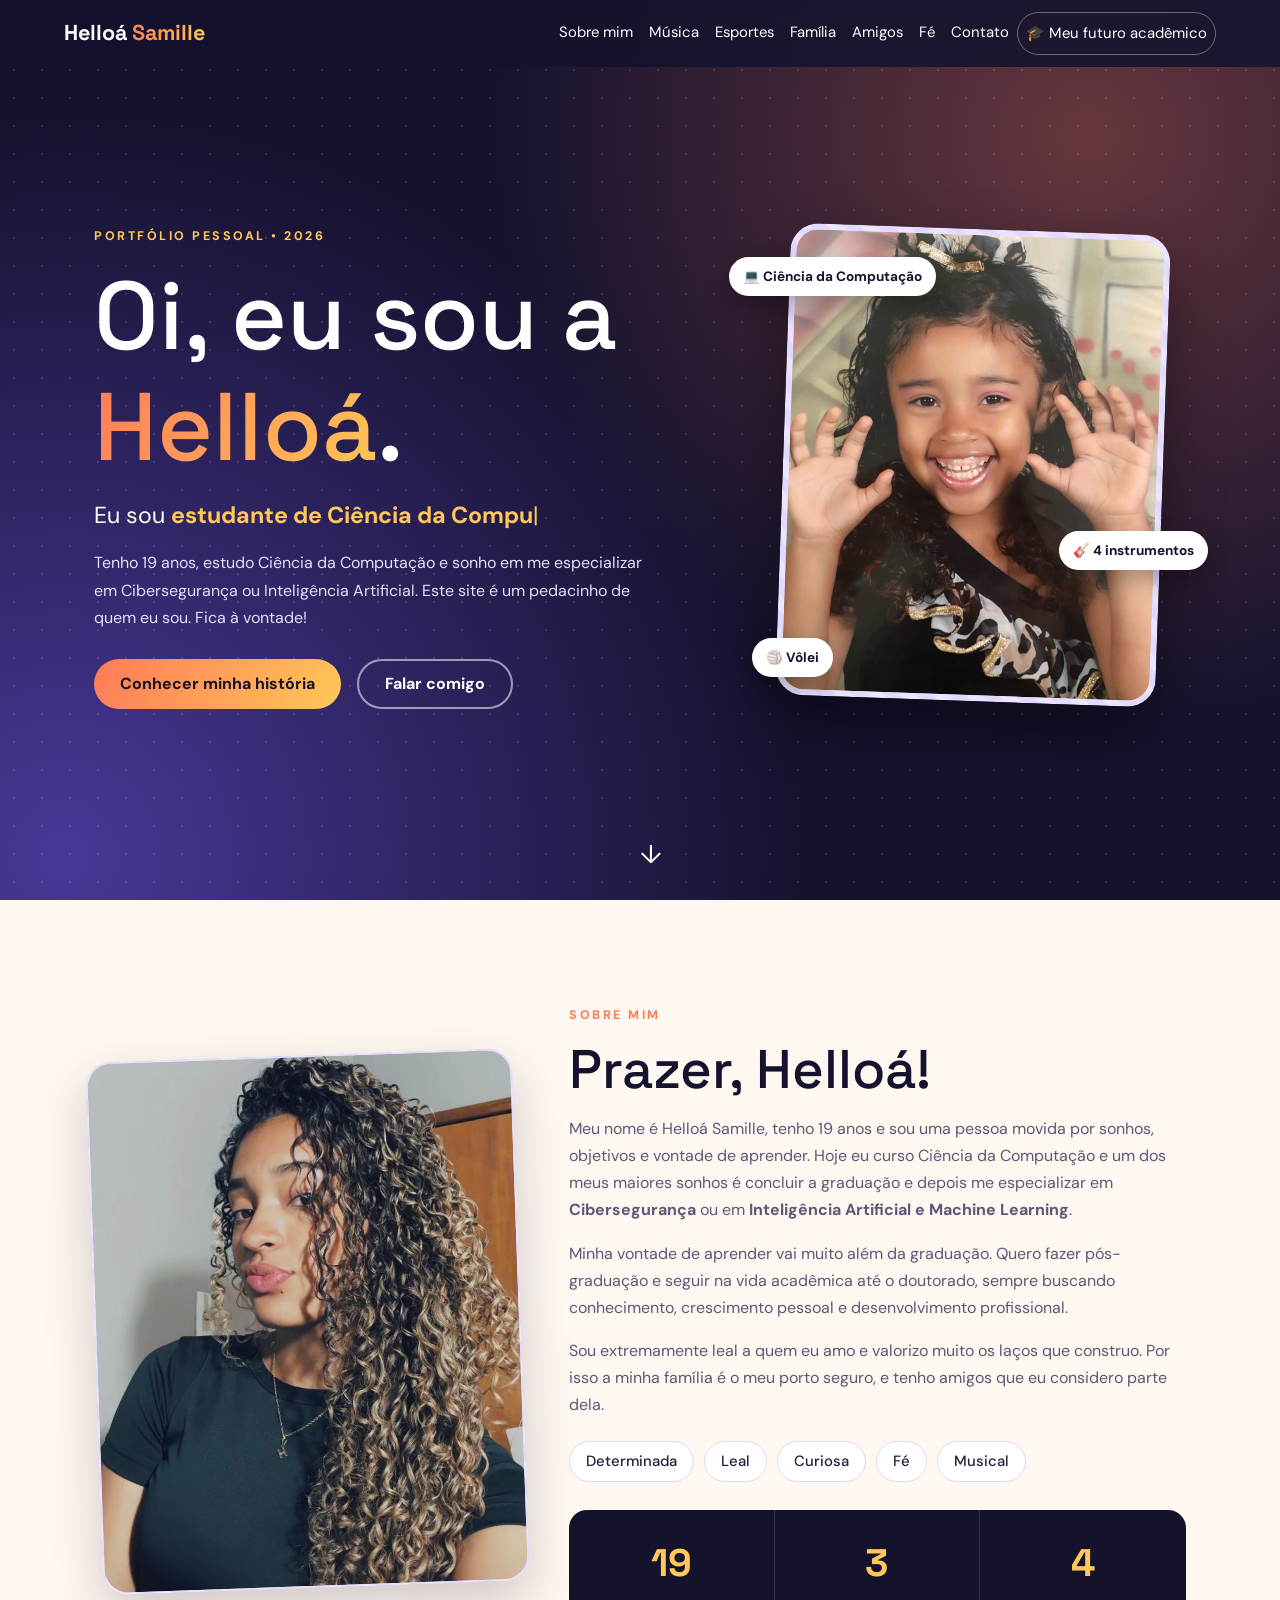
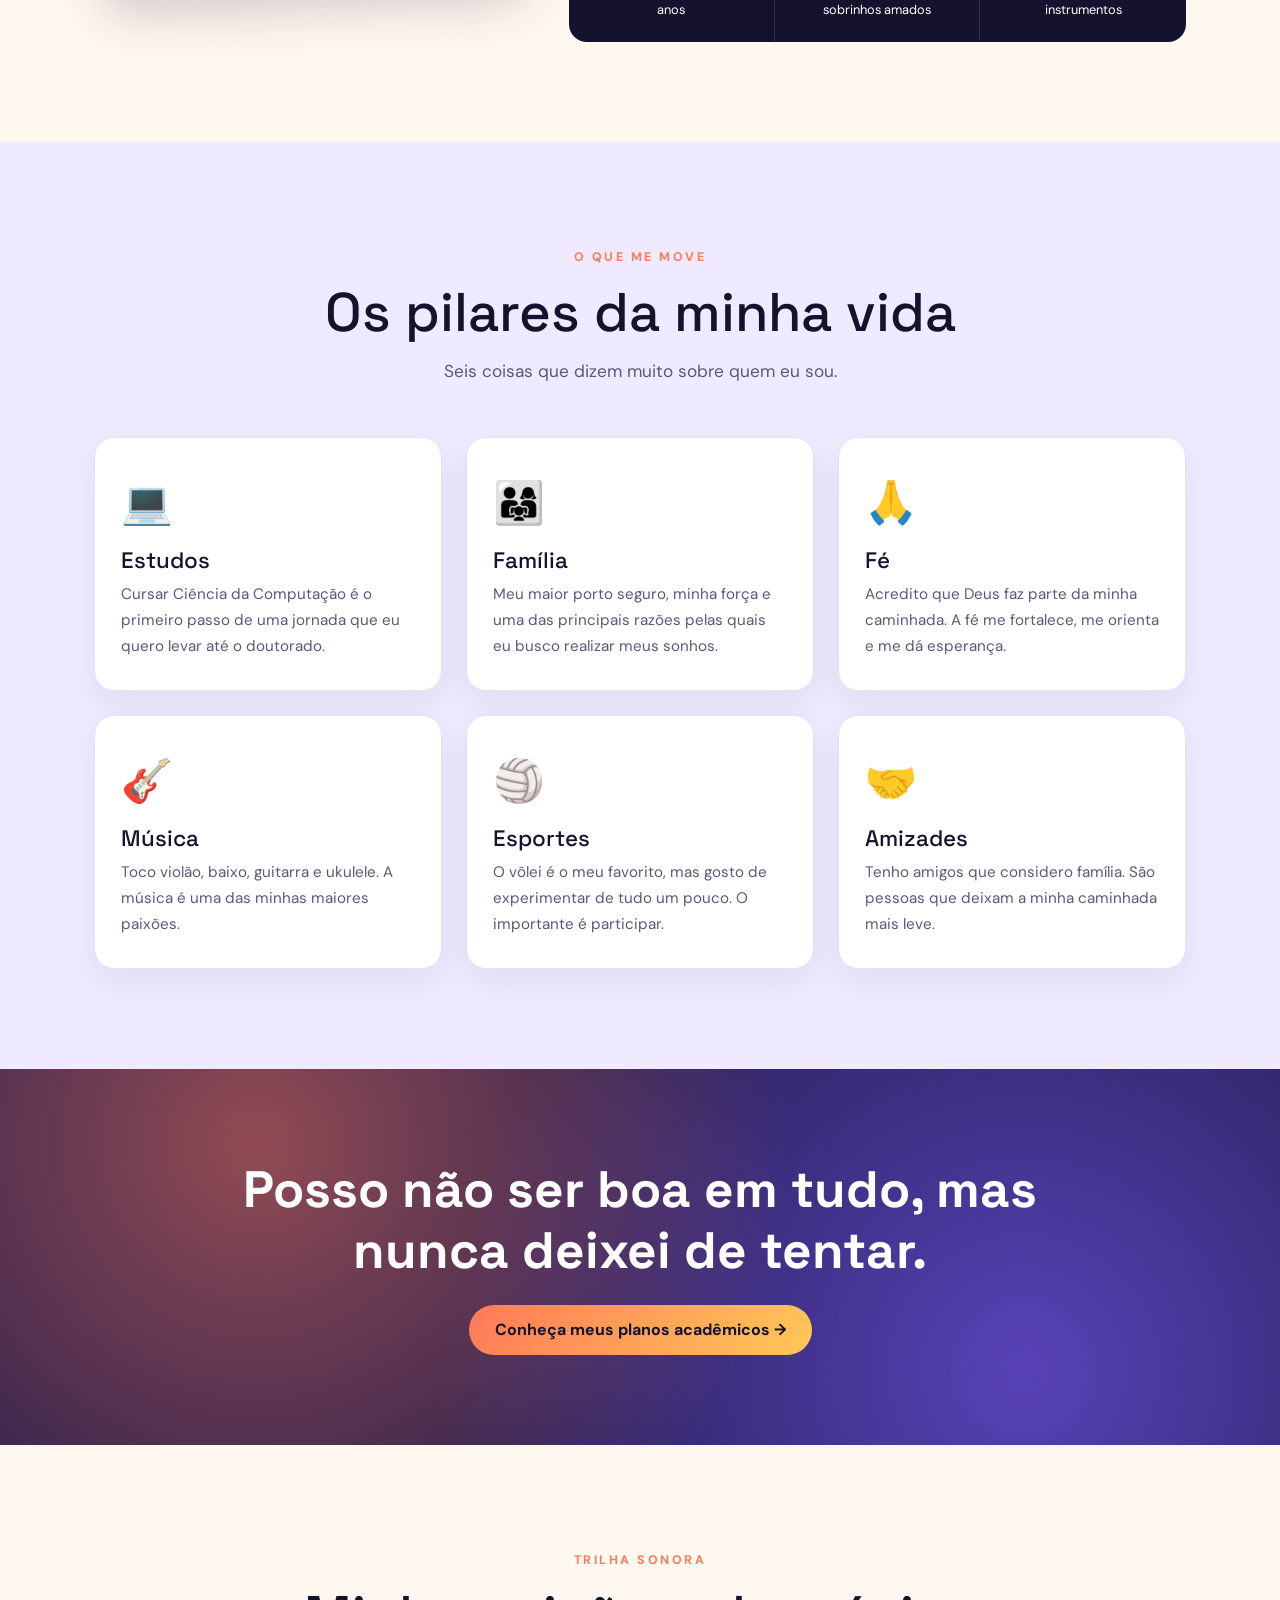
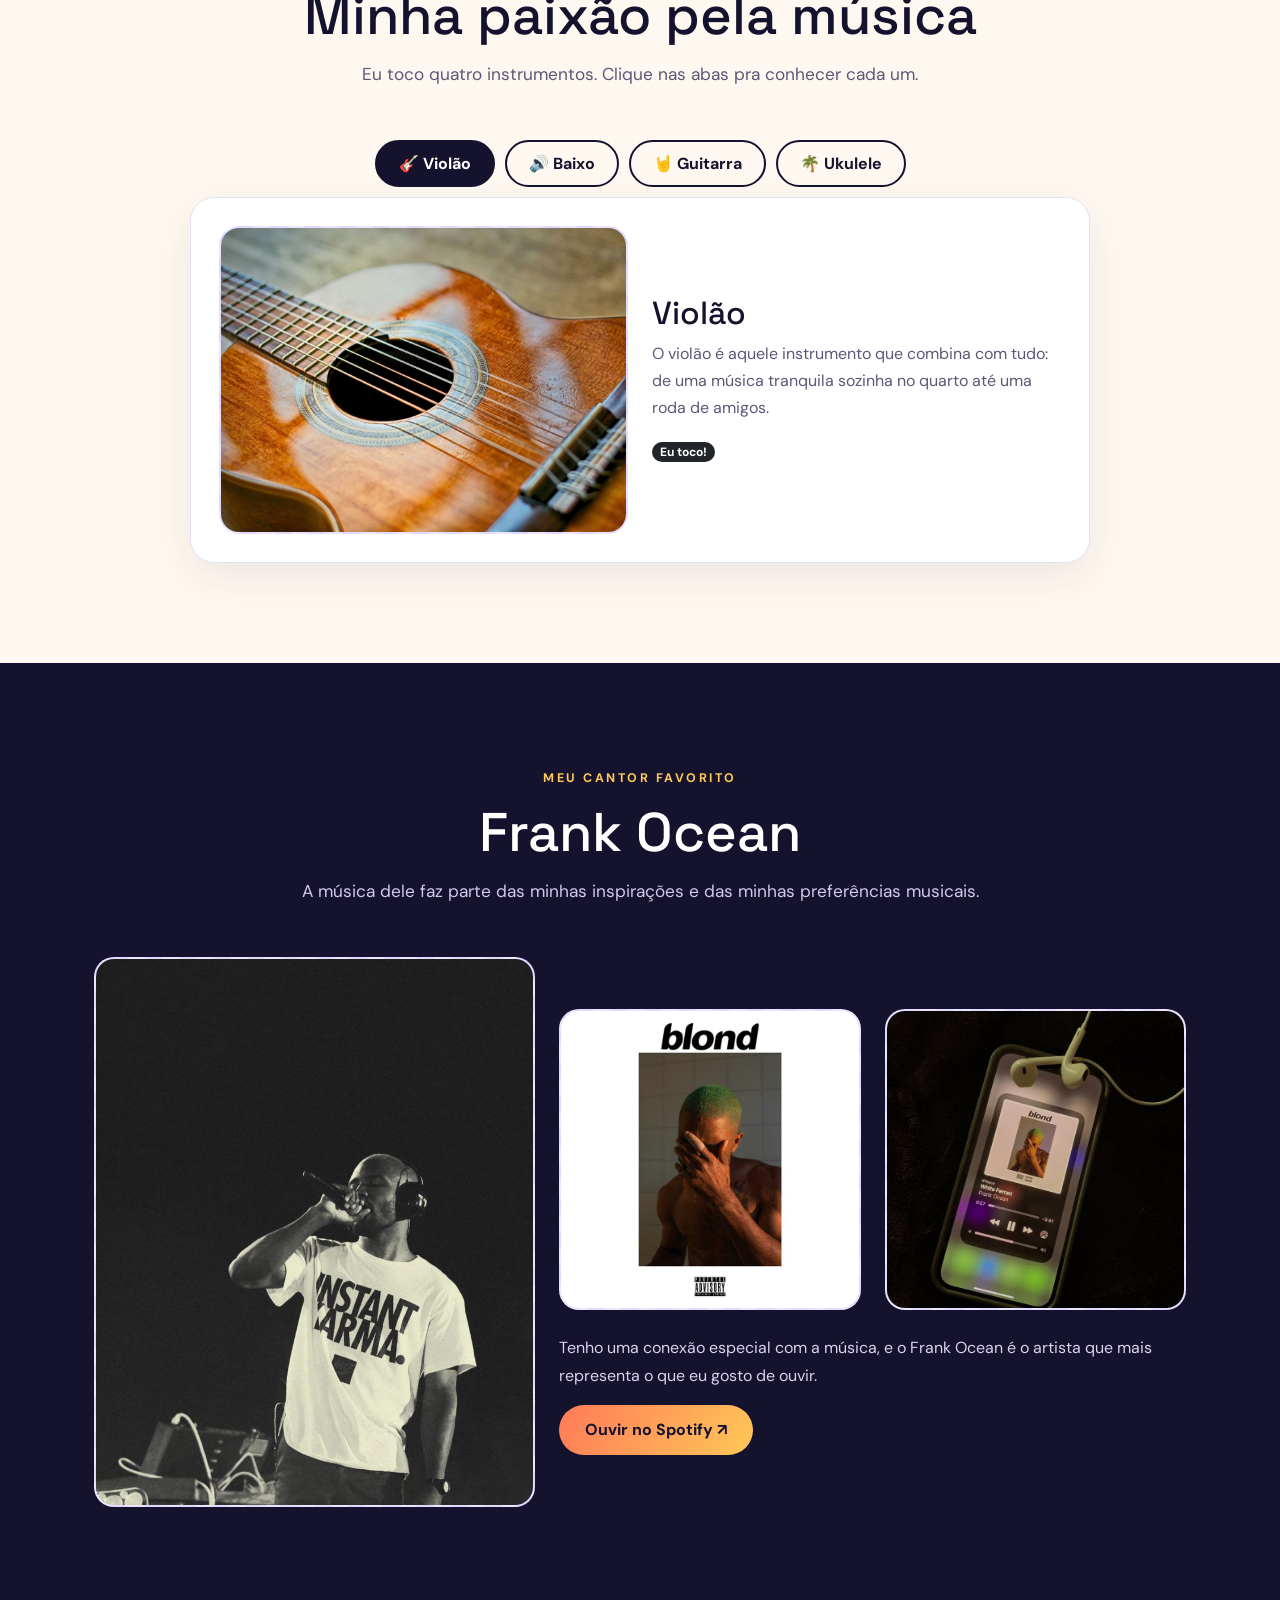
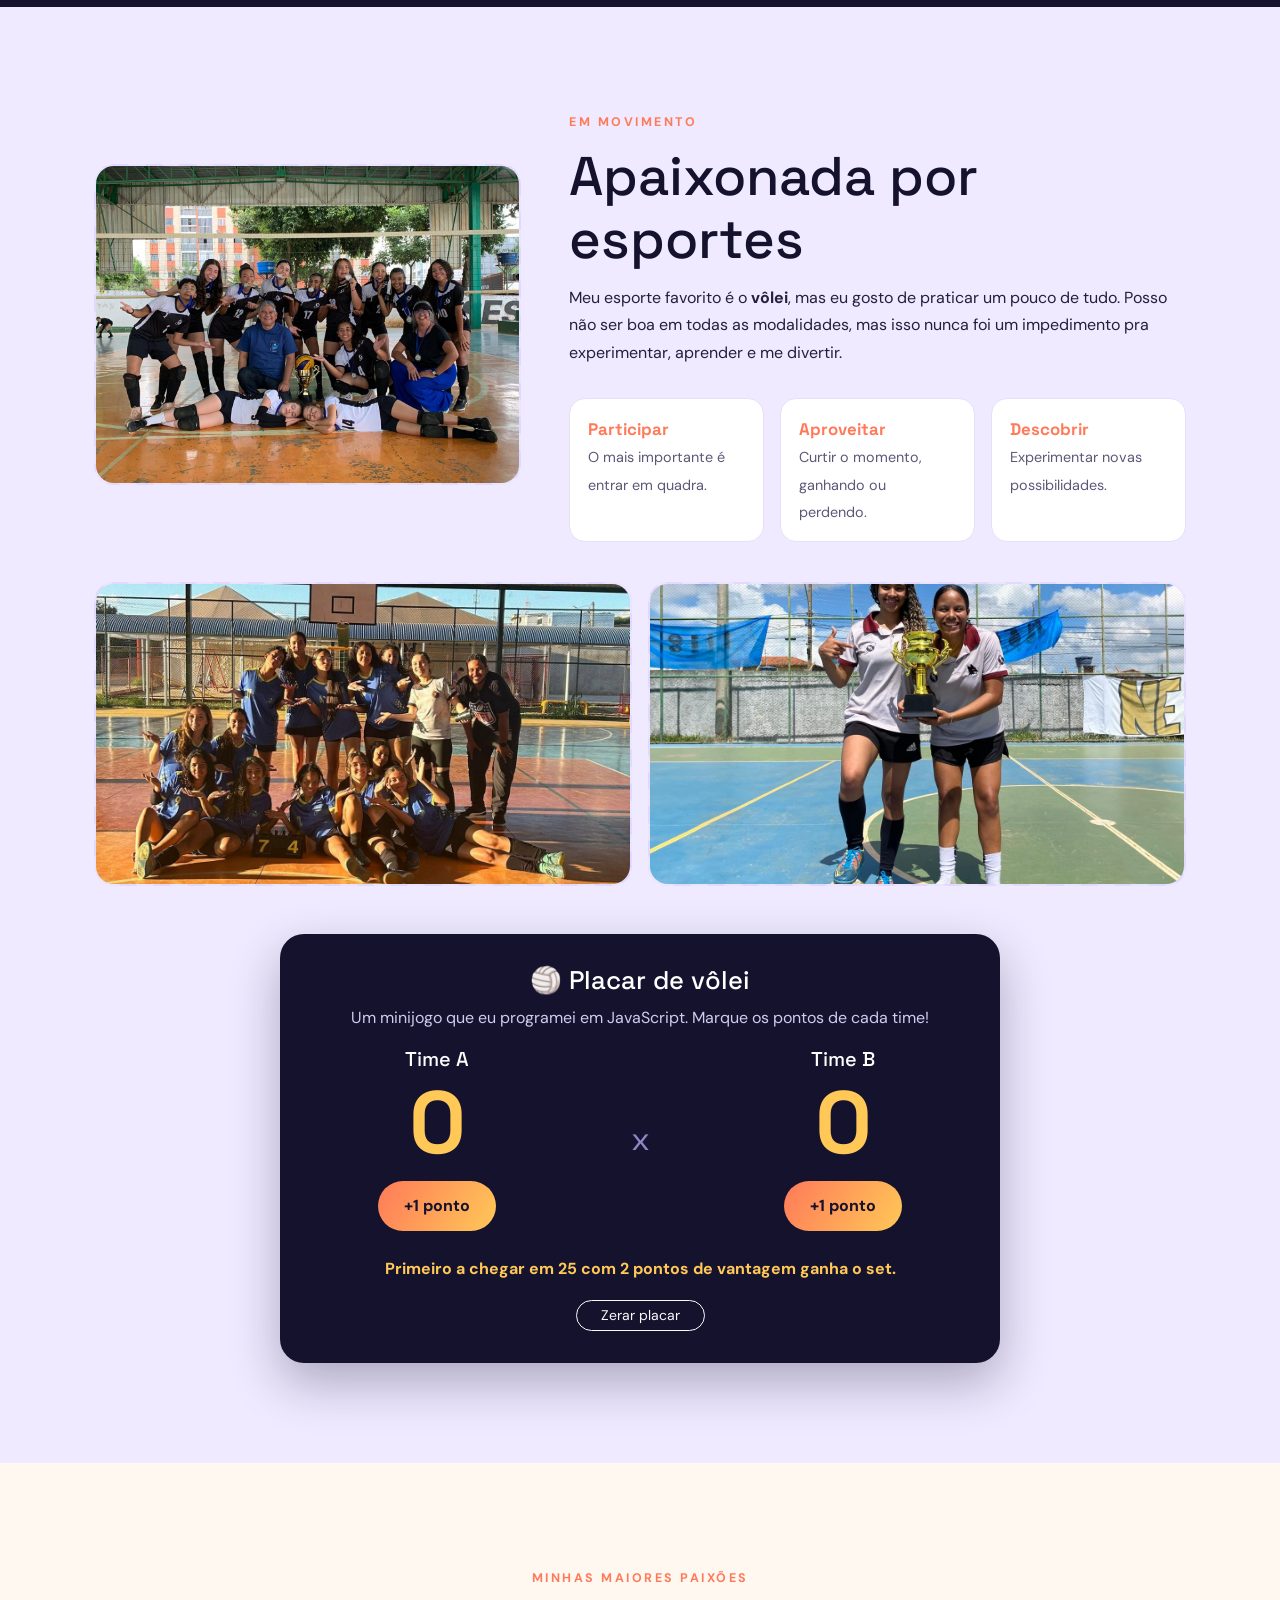
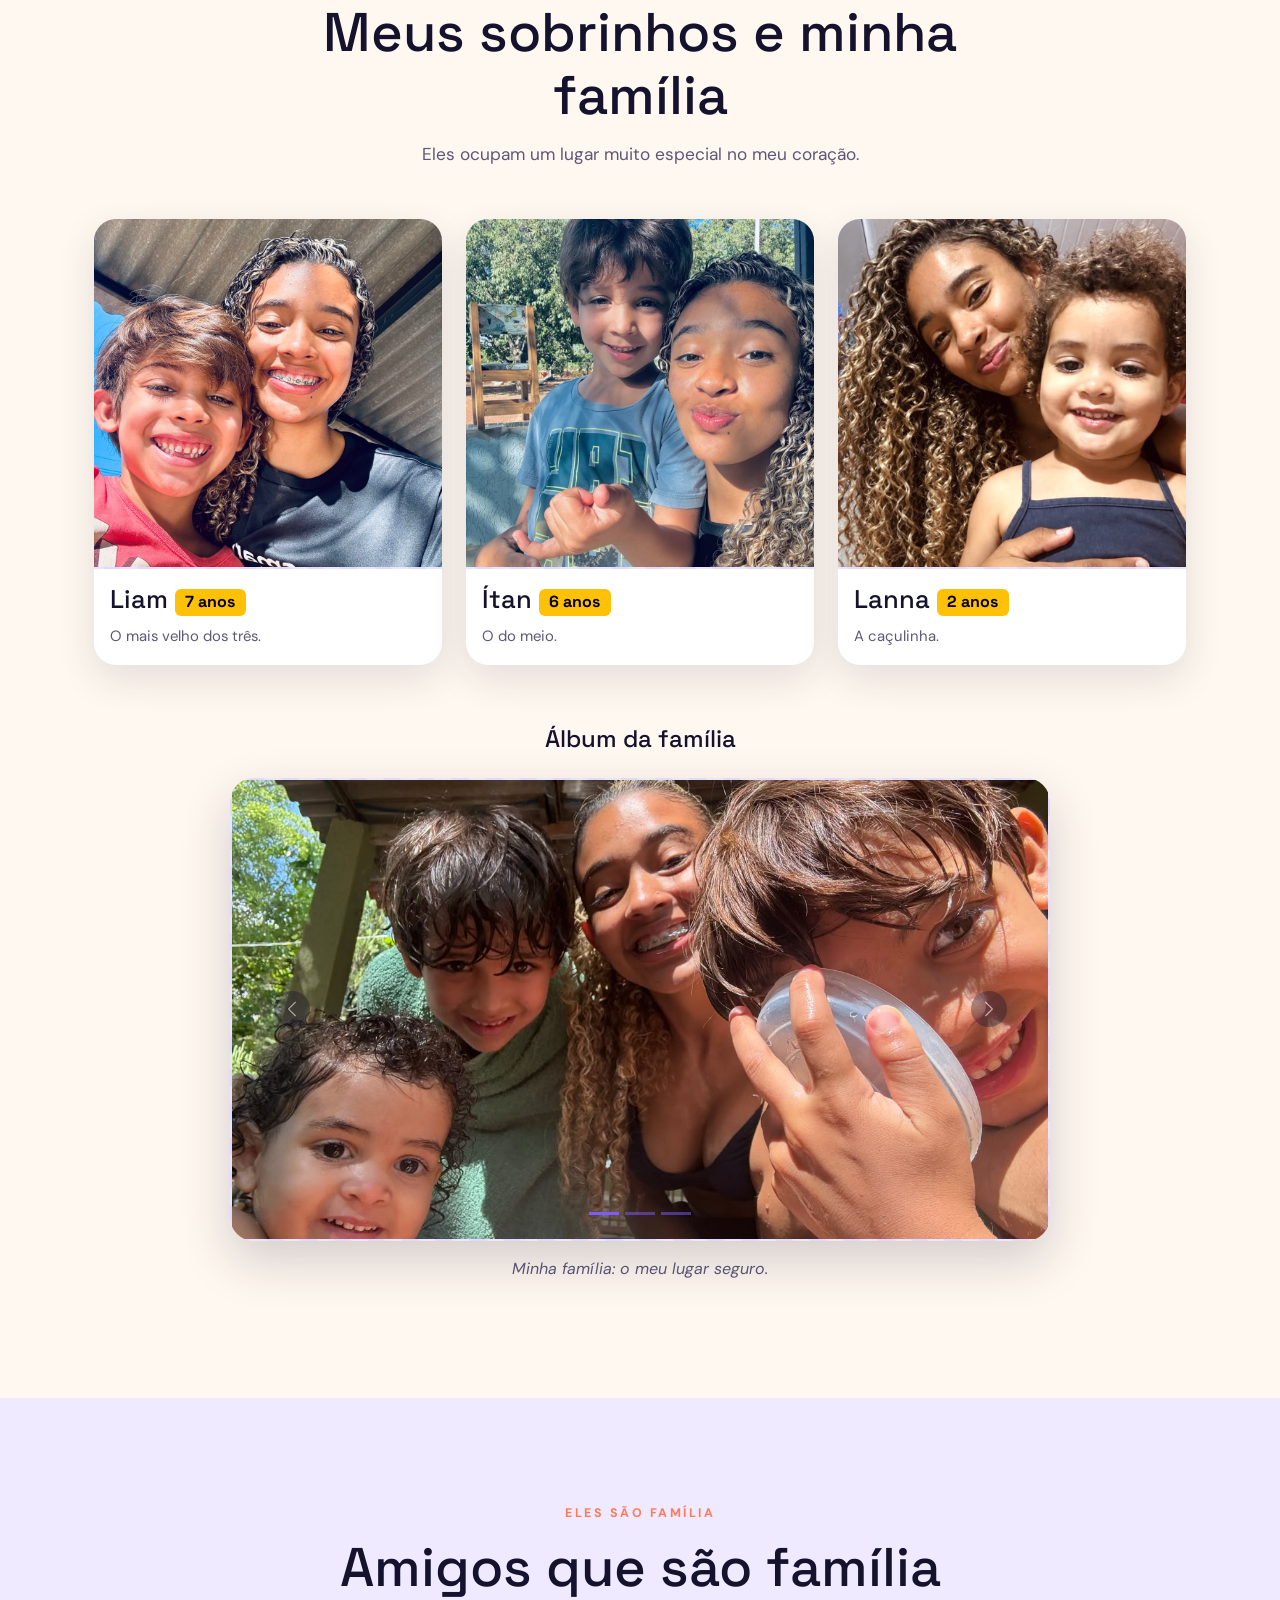
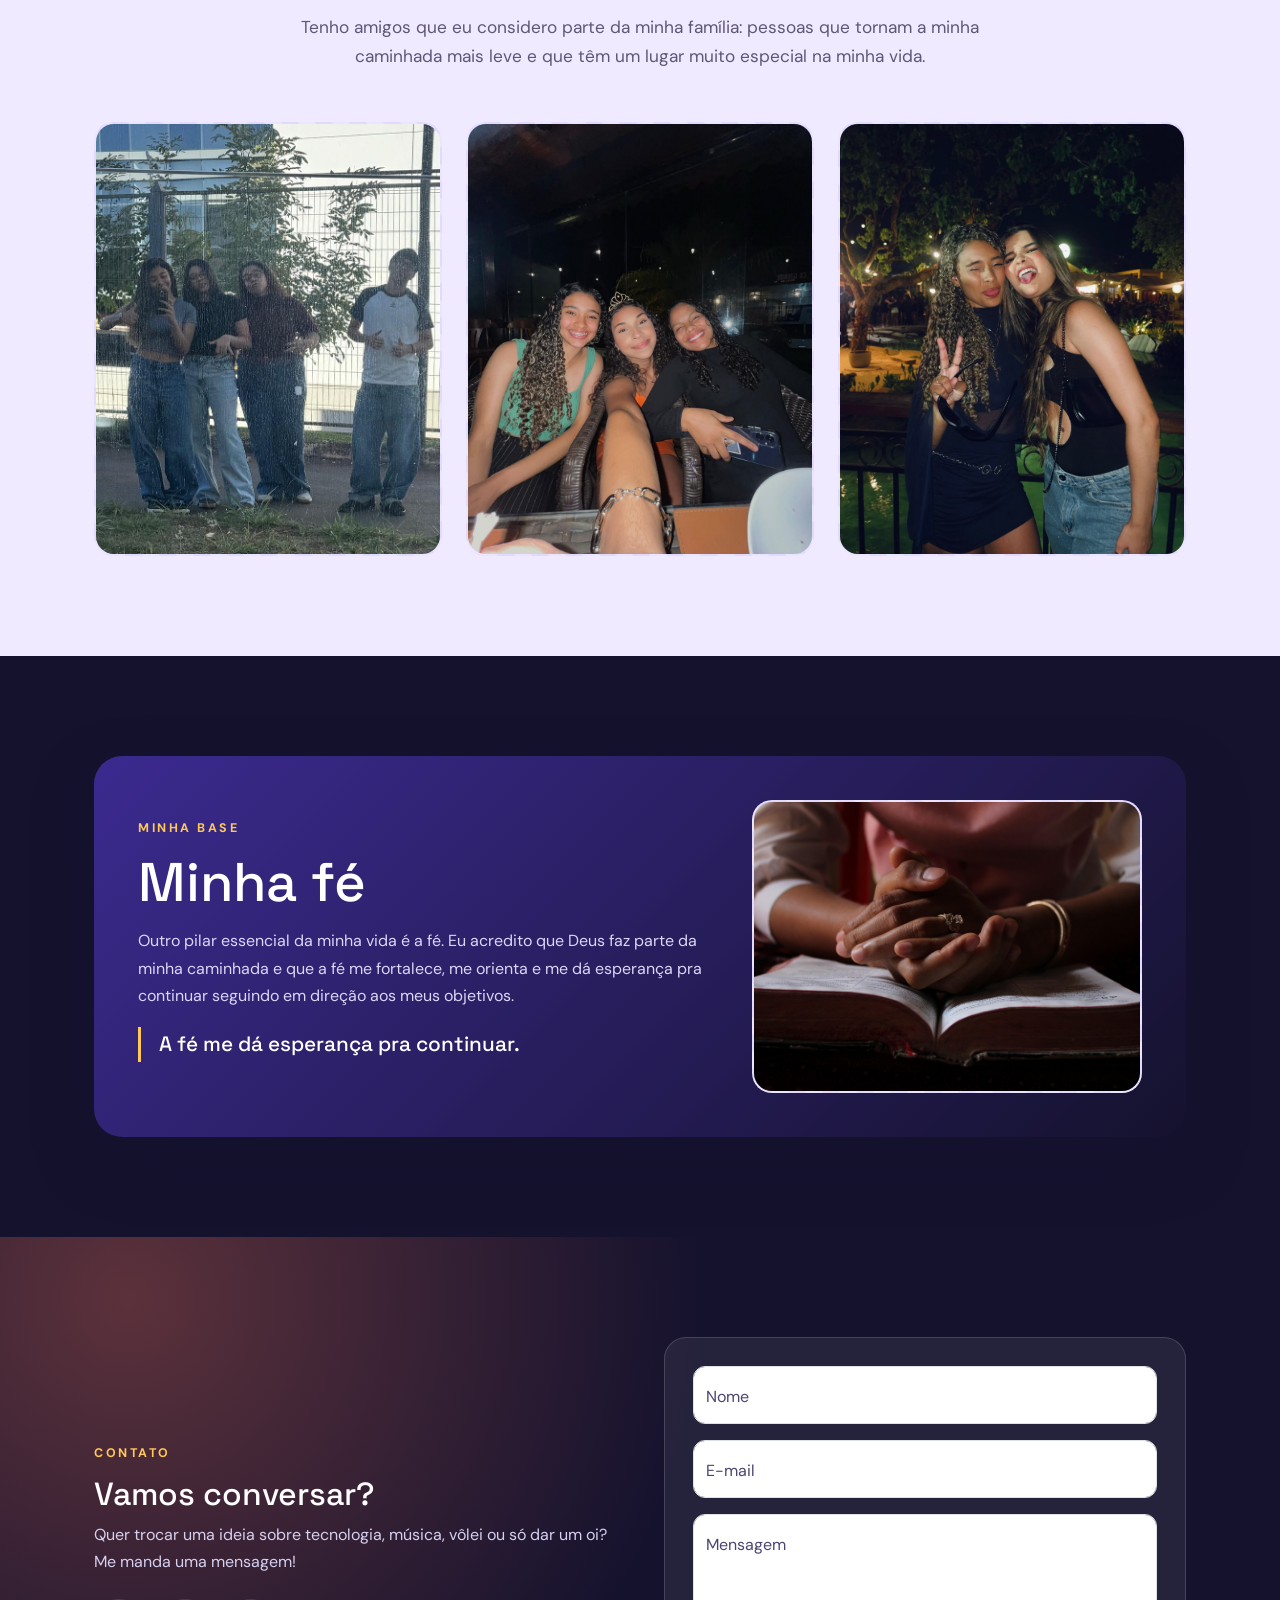
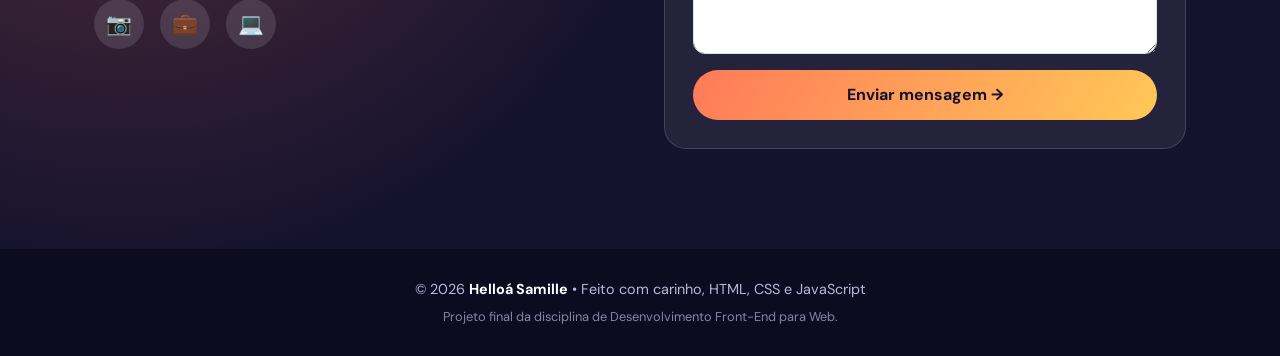
<file: index.html>
<!DOCTYPE html>
<html lang="pt-BR">
<head>
  <!-- Informações básicas da página  -->
  <meta charset="UTF-8">
  <meta name="viewport" content="width=device-width, initial-scale=1.0">
  <meta name="description" content="Portfólio de Helloá Samille, 19 anos, estudante de Ciência da Computação. Sonhos, família, fé, música e esportes.">
  <meta name="theme-color" content="#15122e">
  <title>Helloá Samille | Portfólio</title>

  <!-- Ícone da aba do navegador (um emoji, sem precisar de arquivo) -->
  <link rel="icon" href="data:image/svg+xml,<svg xmlns=%22http://www.w3.org/2000/svg%22 viewBox=%220 0 100 100%22><text y=%22.9em%22 font-size=%2290%22>💻</text></svg>">

  <!-- Avisa o CSS que o JavaScript está ativo (usado nas animações e nas fotos) -->
  <script>document.documentElement.classList.add("js");</script>

  <!-- Fontes do Google Fonts -->
  <link rel="preconnect" href="https://fonts.googleapis.com">
  <link rel="preconnect" href="https://fonts.gstatic.com" crossorigin>
  <link href="https://fonts.googleapis.com/css2?family=DM+Sans:wght@400;500;700&family=JetBrains+Mono:wght@400;500&family=Space+Grotesk:wght@500;700&display=swap" rel="stylesheet">

  <!-- Bootstrap (copia local, funciona sem internet) e depois o meu CSS -->
  <link rel="stylesheet" href="bootstrap/css/bootstrap.min.css">
  <link rel="stylesheet" href="css/style.css">
</head>

<body>
<a class="pular-link" href="#conteudo">Pular para o conteúdo</a>

<!-- MENU (Bootstrap: navbar + collapse + fixed-top) No celular ele vira o botão "hambúrguer". -->

<header>
  <nav class="navbar navbar-expand-lg fixed-top navbar-helloa" data-bs-theme="dark" aria-label="Navegação principal">
    <a class="navbar-brand marca" href="#inicio">Helloá <b>Samille</b></a>

    <button class="navbar-toggler border-0" type="button" data-bs-toggle="collapse" data-bs-target="#menu" aria-controls="menu" aria-expanded="false" aria-label="Abrir menu">
      <span class="navbar-toggler-icon"></span>
    </button>

    <div class="collapse navbar-collapse justify-content-end" id="menu">
      <ul class="navbar-nav">
        <li class="nav-item"><a class="nav-link" href="#sobre">Sobre mim</a></li>
        <li class="nav-item"><a class="nav-link" href="#musica">Música</a></li>
        <li class="nav-item"><a class="nav-link" href="#esportes">Esportes</a></li>
        <li class="nav-item"><a class="nav-link" href="#familia">Família</a></li>
        <li class="nav-item"><a class="nav-link" href="#amigos">Amigos</a></li>
        <li class="nav-item"><a class="nav-link" href="#fe">Fé</a></li>
        <li class="nav-item"><a class="nav-link" href="#contato">Contato</a></li>
        <!-- Esse link leva para a segunda página do site -->
        <li class="nav-item"><a class="nav-link nav-futuro" href="futuro.html">🎓 Meu futuro acadêmico</a></li>
      </ul>
    </div>
  </nav>
</header>


<main id="conteudo">

  <!--  HERO (início) Texto de boas-vindas à esquerda e a minha foto principal à direita. -->
  
  <section id="inicio" class="hero">
    <div class="container">
      <div class="row align-items-center g-5">

        <div class="col-lg-7">
          <span class="eyebrow">PORTFÓLIO PESSOAL • 2026</span>
          <h1>Oi, eu sou a <span class="destaque">Helloá</span>.</h1>

          <!-- O texto que fica "digitando" é controlado pelo JavaScript (id="digitando") -->
          <p class="linha-digitando">Eu sou <strong id="digitando"></strong><span class="cursor">|</span></p>

          <p class="hero-desc">
            Tenho 19 anos, estudo Ciência da Computação e sonho em me especializar em Cibersegurança
            ou Inteligência Artificial. Este site é um pedacinho de quem eu sou. Fica à vontade!
          </p>

          <div class="d-flex flex-wrap gap-3">
            <a class="btn btn-sol" href="#sobre">Conhecer minha história</a>
            <a class="btn btn-contorno" href="#contato">Falar comigo</a>
          </div>
        </div>
        <div class="col-lg-5">
          <div class="hero-foto">

            <!--FOTO 1 — FOTO PRINCIPAL -->
            <figure class="img-slot ratio ratio-4x5">
              <img src="img/helloaS.jpeg" alt="Foto de Helloá Samille">
              <figcaption class="slot-aviso">
                <code>img/helloaS.jpeg</code>
              </figcaption>
            </figure>

            <!-- etiquetinhas que ficam flutuando em volta da foto (CSS) -->
            <span class="etiqueta e1">💻 Ciência da Computação</span>
            <span class="etiqueta e2">🎸 4 instrumentos</span>
            <span class="etiqueta e3">🏐 Vôlei</span>
          </div>
        </div>
      </div>
    </div>
    <a class="seta-rolar" href="#sobre" aria-label="Rolar para baixo">↓</a>
  </section>


  <!-- SOBRE MIM -->
  <section id="sobre" class="secao sobre">
    <div class="container">
      <div class="row align-items-center g-5 reveal">
        <div class="col-lg-5 sobre-foto">
          <figure class="img-slot ratio ratio-4x5">
            <img src="img/hello.jpeg" alt="Helloá ">
            <figcaption class="slot-aviso">              
              <code>img/hello.jpeg</code>
            </figcaption>
          </figure>
        </div>

        <div class="col-lg-7">
          <span class="tag">SOBRE MIM</span>
          <h2>Prazer, Helloá!</h2>

          <p>
            Meu nome é Helloá Samille, tenho 19 anos e sou uma pessoa movida por sonhos, objetivos e
            vontade de aprender. Hoje eu curso Ciência da Computação e um dos meus maiores sonhos é
            concluir a graduação e depois me especializar em <strong>Cibersegurança</strong> ou em
            <strong>Inteligência Artificial e Machine Learning</strong>.
          </p>
          <p>
            Minha vontade de aprender vai muito além da graduação. Quero fazer pós-graduação e seguir
            na vida acadêmica até o doutorado, sempre buscando conhecimento, crescimento pessoal e
            desenvolvimento profissional.
          </p>
          <p>
            Sou extremamente leal a quem eu amo e valorizo muito os laços que construo. Por isso a minha
            família é o meu porto seguro, e tenho amigos que eu considero parte dela.
          </p>

          <!-- Os chips têm tooltip do Bootstrap (balãozinho ao passar o mouse) -->
          <ul class="chips">
            <li data-bs-toggle="tooltip" data-bs-title="Meus sonhos são grandes"> Determinada</li>
            <li data-bs-toggle="tooltip" data-bs-title="Com quem eu amo, sempre"> Leal</li>
            <li data-bs-toggle="tooltip" data-bs-title="Sempre querendo aprender mais"> Curiosa</li>
            <li data-bs-toggle="tooltip" data-bs-title="Deus faz parte da minha caminhada"> Fé</li>
            <li data-bs-toggle="tooltip" data-bs-title="Violão, baixo, guitarra e ukulele"> Musical</li>
          </ul>

          <!-- Faixa de números (os números sobem com JavaScript, veja data-count) -->
          <div class="numeros row g-0">
            <div class="col-4"><strong data-count="19">0</strong><span>anos</span></div>
            <div class="col-4"><strong data-count="3">0</strong><span>sobrinhos amados</span></div>
            <div class="col-4"><strong data-count="4">0</strong><span>instrumentos</span></div>
          </div>
        </div>

      </div>
    </div>
  </section>


  <!-- O QUE ME MOVE (cards do Bootstrap) -->
  <section id="pilares" class="secao secao-lavanda">
    <div class="container">
      <div class="titulo-secao reveal">
        <span class="tag">O QUE ME MOVE</span>
        <h2>Os pilares da minha vida</h2>
        <p>Seis coisas que dizem muito sobre quem eu sou.</p>
      </div>

      <!-- Grade do Bootstrap: 1 coluna no celular, 2 no tablet, 3 no computador -->
      <div class="row g-4">
        <div class="col-12 col-md-6 col-lg-4">
          <article class="card card-pilar reveal">
            <div class="icone">💻</div>
            <h3>Estudos</h3>
            <p>Cursar Ciência da Computação é o primeiro passo de uma jornada que eu quero levar até o doutorado.</p>
          </article>
        </div>
        <div class="col-12 col-md-6 col-lg-4">
          <article class="card card-pilar reveal">
            <div class="icone">👨‍👩‍👧</div>
            <h3>Família</h3>
            <p>Meu maior porto seguro, minha força e uma das principais razões pelas quais eu busco realizar meus sonhos.</p>
          </article>
        </div>
        <div class="col-12 col-md-6 col-lg-4">
          <article class="card card-pilar reveal">
            <div class="icone">🙏</div>
            <h3>Fé</h3>
            <p>Acredito que Deus faz parte da minha caminhada. A fé me fortalece, me orienta e me dá esperança.</p>
          </article>
        </div>
        <div class="col-12 col-md-6 col-lg-4">
          <article class="card card-pilar reveal">
            <div class="icone">🎸</div>
            <h3>Música</h3>
            <p>Toco violão, baixo, guitarra e ukulele. A música é uma das minhas maiores paixões.</p>
          </article>
        </div>
        <div class="col-12 col-md-6 col-lg-4">
          <article class="card card-pilar reveal">
            <div class="icone">🏐</div>
            <h3>Esportes</h3>
            <p>O vôlei é o meu favorito, mas gosto de experimentar de tudo um pouco. O importante é participar.</p>
          </article>
        </div>
        <div class="col-12 col-md-6 col-lg-4">
          <article class="card card-pilar reveal">
            <div class="icone">🤝</div>
            <h3>Amizades</h3>
            <p>Tenho amigos que considero família. São pessoas que deixam a minha caminhada mais leve.</p>
          </article>
        </div>
      </div>
    </div>
  </section>


  <!-- BANNER DE FRASE -->
  <section class="banner-frase" aria-label="Frase">
    <div class="container">
      <p>Posso não ser boa em tudo, mas nunca deixei de tentar.</p>
      <a class="btn btn-sol mt-4" href="futuro.html">Conheça meus planos acadêmicos →</a>
    </div>
  </section>


  <!-- MÚSICA Abas do Bootstrap (nav-pills + tab-content): uma aba por instrumento. -->
  <section id="musica" class="secao">
    <div class="container">
      <div class="titulo-secao reveal">
        <span class="tag">TRILHA SONORA</span>
        <h2>Minha paixão pela música</h2>
        <p>Eu toco quatro instrumentos. Clique nas abas pra conhecer cada um.</p>
      </div>

      <!-- Botões das abas -->
      <ul class="nav nav-pills justify-content-center abas-instrumentos" id="abas-instrumentos" role="tablist">
        <li class="nav-item" role="presentation">
          <button class="nav-link active" id="aba-violao" data-bs-toggle="pill" data-bs-target="#painel-violao" type="button" role="tab" aria-controls="painel-violao" aria-selected="true">🎸 Violão</button>
        </li>
        <li class="nav-item" role="presentation">
          <button class="nav-link" id="aba-baixo" data-bs-toggle="pill" data-bs-target="#painel-baixo" type="button" role="tab" aria-controls="painel-baixo" aria-selected="false">🔊 Baixo</button>
        </li>
        <li class="nav-item" role="presentation">
          <button class="nav-link" id="aba-guitarra" data-bs-toggle="pill" data-bs-target="#painel-guitarra" type="button" role="tab" aria-controls="painel-guitarra" aria-selected="false">🤘 Guitarra</button>
        </li>
        <li class="nav-item" role="presentation">
          <button class="nav-link" id="aba-ukulele" data-bs-toggle="pill" data-bs-target="#painel-ukulele" type="button" role="tab" aria-controls="painel-ukulele" aria-selected="false">🌴 Ukulele</button>
        </li>
      </ul>

      <!-- Conteúdo de cada aba -->
      <div class="tab-content mx-auto" style="max-width: 900px;">

        <!-- ABA 1: VIOLÃO -->
        <div class="tab-pane fade show active" id="painel-violao" role="tabpanel" aria-labelledby="aba-violao" tabindex="0">
          <div class="painel-instrumento">
            <div class="row align-items-center g-4">
              <div class="col-md-6">
                <figure class="img-slot ratio ratio-4x3">
                  <img src="img/violao.jpg" alt="Violão">
                  <figcaption class="slot-aviso">
                    <code>img/violao.jpg</code>
                  </figcaption>
                </figure>
              </div>
              <div class="col-md-6">
                <h3>Violão</h3>
                <p>O violão é aquele instrumento que combina com tudo: de uma música tranquila sozinha no quarto até uma roda de amigos.</p>
                <span class="badge rounded-pill text-bg-dark">Eu toco!</span>
              </div>
            </div>
          </div>
        </div>

        <!-- ABA 2: BAIXO -->
        <div class="tab-pane fade" id="painel-baixo" role="tabpanel" aria-labelledby="aba-baixo" tabindex="0">
          <div class="painel-instrumento">
            <div class="row align-items-center g-4">
              <div class="col-md-6">
               
                <figure class="img-slot ratio ratio-4x3">
                  <img src="img/baixo.jpg" alt="Baixo">
                  <figcaption class="slot-aviso">
                    <code>img/baixo.jpg</code>
                  </figcaption>
                </figure>
              </div>
              <div class="col-md-6">
                <h3>Baixo</h3>
                <p>O baixo é a base da música. Quase ninguém repara quando ele está tocando bem, mas todo mundo sente quando ele falta.</p>
                <span class="badge rounded-pill text-bg-dark">Eu toco!</span>
              </div>
            </div>
          </div>
        </div>

        <!-- ABA 3: GUITARRA -->
        <div class="tab-pane fade" id="painel-guitarra" role="tabpanel" aria-labelledby="aba-guitarra" tabindex="0">
          <div class="painel-instrumento">
            <div class="row align-items-center g-4">
              <div class="col-md-6">
             
                <figure class="img-slot ratio ratio-4x3">
                  <img src="img/guitarra.jpg" alt="Guitarra">
                  <figcaption class="slot-aviso">
                    <code>img/guitarra.jpg</code>
                  </figcaption>
                </figure>
              </div>
              <div class="col-md-6">
                <h3>Guitarra</h3>
                <p>Guitarra é sinônimo de timbre: dá pra ir de um som limpo e suave até algo bem pesado.</p>
                <span class="badge rounded-pill text-bg-dark">Eu toco!</span>
              </div>
            </div>
          </div>
        </div>

        <!-- ABA 4: UKULELE -->
        <div class="tab-pane fade" id="painel-ukulele" role="tabpanel" aria-labelledby="aba-ukulele" tabindex="0">
          <div class="painel-instrumento">
            <div class="row align-items-center g-4">
              <div class="col-md-6">

                <figure class="img-slot ratio ratio-4x3">
                  <img src="img/ukulele.jpg" alt="Ukulele">
                  <figcaption class="slot-aviso">
                    <code>img/ukulele.jpg</code>
                  </figcaption>
                </figure>
              </div>
              <div class="col-md-6">
                <h3>Ukulele</h3>
                <p>O ukulele é pequeno, leve e tem um som que já anima qualquer ambiente. Dá pra levar pra qualquer lugar.</p>
                <span class="badge rounded-pill text-bg-dark">Eu toco!</span>
              </div>
            </div>
          </div>
        </div>
      </div>
      </div>
  </section>

  <!-- FRANK OCEAN (seção só dele, com 3 espaços de foto) -->
  <section id="frank" class="secao secao-escura">
    <div class="container">
      <div class="titulo-secao reveal">
        <span class="tag">MEU CANTOR FAVORITO</span>
        <h2>Frank Ocean</h2>
        <p>A música dele faz parte das minhas inspirações e das minhas preferências musicais.</p>
      </div>

      <div class="row g-4 align-items-center">
        <div class="col-md-5 reveal">

          <figure class="img-slot ratio ratio-4x5">
            <img src="img/FrankOcean.jpeg" alt="Frank Ocean">
            <figcaption class="slot-aviso">
              <code>img/FrankOcean.jpeg</code>
            </figcaption>
          </figure>
        </div>
        <div class="col-md-7">
          <div class="row g-4">
            <div class="col-sm-6 reveal">
              <figure class="img-slot ratio ratio-1x1">
                <img src="img/Blonde.jpeg" alt="Álbum favorito do Frank Ocean">
                <figcaption class="slot-aviso">
                  <code>img/Blonde.jpeg</code>
                </figcaption>
              </figure>
            </div>
            <div class="col-sm-6 reveal">
              <figure class="img-slot ratio ratio-1x1">
                <img src="img/WhiteFerrari.jpeg" alt="Música">
                <figcaption class="slot-aviso">
                  <code>img/WhiteFerrari.jpeg</code>
                </figcaption>
              </figure>
            </div>
            <div class="col-12 reveal">
              <p class="mb-3" style="color: #d8d2f3;">
                Tenho uma conexão especial com a música, e o Frank Ocean é o artista que mais representa o que eu gosto de ouvir.
              </p>
              <!-- Link de busca no Spotify -->
              <a class="btn btn-sol" href="https://open.spotify.com/search/Frank%20Ocean" target="_blank" rel="noopener">Ouvir no Spotify ↗</a>
            </div>
          </div>
        </div>
      </div>
    </div>
  </section>



  <!-- ESPORTES (+ minijogo de placar feito em JavaScript) -->
  <section id="esportes" class="secao secao-lavanda">
    <div class="container">
      <div class="row align-items-center g-5">
        <div class="col-lg-5 reveal">
          <figure class="img-slot ratio ratio-4x3">
            <img src="img/volei.jpeg" alt="Vôlei">
            <figcaption class="slot-aviso">
              <code>img/volei.jpeg</code>
            </figcaption>
          </figure>
        </div>

        <div class="col-lg-7 reveal">
          <span class="tag">EM MOVIMENTO</span>
          <h2>Apaixonada por esportes</h2>
          <p>
            Meu esporte favorito é o <strong>vôlei</strong>, mas eu gosto de praticar um pouco de tudo.
            Posso não ser boa em todas as modalidades, mas isso nunca foi um impedimento pra experimentar,
            aprender e me divertir.
          </p>

          <!-- Três mini cards (grade do Bootstrap) -->
          <div class="row g-3 mt-1">
            <div class="col-12 col-sm-4">
              <div class="valor-esporte"><b>Participar</b><span>O mais importante é entrar em quadra.</span></div>
            </div>
            <div class="col-12 col-sm-4">
              <div class="valor-esporte"><b>Aproveitar</b><span>Curtir o momento, ganhando ou perdendo.</span></div>
            </div>
            <div class="col-12 col-sm-4">
              <div class="valor-esporte"><b>Descobrir</b><span>Experimentar novas possibilidades.</span></div>
            </div>
          </div>
        </div>
      </div>

      <!-- Mais fotos de esporte -->
      <div class="row g-3 mt-4">
        <div class="col-md-6 reveal">
          <figure class="img-slot ratio ratio-16x9">
            <img src="img/fut.jpeg" alt="Outro esporte">
            <figcaption class="slot-aviso">
              <code>img/fut.jpeg</code>
            </figcaption>
          </figure>
        </div>
        <div class="col-md-6 reveal">

          <figure class="img-slot ratio ratio-16x9">
            <img src="img/futebol.jpeg" alt="Esporte Manu">
            <figcaption class="slot-aviso">
              <code>img/futebol.jpeg</code>
            </figcaption>
          </figure>
        </div>
      </div>

      <!-- Minijogo: placar de vôlei (a lógica está no js/script.js, seção 7) -->
      <div class="row justify-content-center mt-5">
        <div class="col-lg-8 reveal">
          <div class="placar text-center" id="placar">
            <h3>🏐 Placar de vôlei</h3>
            <p>Um minijogo que eu programei em JavaScript. Marque os pontos de cada time!</p>

            <div class="row align-items-center">
              <div class="col-5">
                <h4 class="h5">Time A</h4>
                <div class="pontos" id="pontosA">0</div>
                <button class="btn btn-sol" type="button" data-time="A">+1 ponto</button>
              </div>
              <div class="col-2 versus">x</div>
              <div class="col-5">
                <h4 class="h5">Time B</h4>
                <div class="pontos" id="pontosB">0</div>
                <button class="btn btn-sol" type="button" data-time="B">+1 ponto</button>
              </div>
            </div>

            <p class="placar-msg mt-4 mb-3" id="placar-msg" role="status">Primeiro a chegar em 25 com 2 pontos de vantagem ganha o set.</p>
            <button class="btn btn-outline-light btn-sm rounded-pill px-4" type="button" id="placar-reset">Zerar placar</button>
          </div>
        </div>
      </div>
    </div>
  </section>


  <!-- FAMÍLIA Cards dos sobrinhos + carrossel do Bootstrap com álbum de fotos. -->
  <section id="familia" class="secao">
    <div class="container">
      <div class="titulo-secao reveal">
        <span class="tag">MINHAS MAIORES PAIXÕES</span>
        <h2>Meus sobrinhos e minha família</h2>
        <p>Eles ocupam um lugar muito especial no meu coração.</p>
      </div>

      <div class="row g-4 justify-content-center">

        <!-- LIAM -->
        <div class="col-12 col-sm-6 col-lg-4">
          <article class="card card-sobrinho reveal">
            <figure class="img-slot ratio ratio-1x1">
              <img src="img/Liam.jpeg" alt="Helloá com o Liam">
              <figcaption class="slot-aviso">
                <code>img/Liam.jpeg</code>
              </figcaption>
            </figure>
            <div class="card-body">
              <h3>Liam <span class="badge text-bg-warning fs-6 align-middle">7 anos</span></h3>
              <p class="mb-0">O mais velho dos três.</p>
            </div>
          </article>
        </div>

        <!-- ÍTAN -->
        <div class="col-12 col-sm-6 col-lg-4">
          <article class="card card-sobrinho reveal">
            <figure class="img-slot ratio ratio-1x1">
              <img src="img/Itan.jpeg" alt="Helloá com o Ítan">
              <figcaption class="slot-aviso">
                <code>img/Itan.jpeg</code>
              </figcaption>
            </figure>
            <div class="card-body">
              <h3>Ítan <span class="badge text-bg-warning fs-6 align-middle">6 anos</span></h3>
              <p class="mb-0">O do meio.</p>
            </div>
          </article>
        </div>

        <!-- LANNA -->
        <div class="col-12 col-sm-6 col-lg-4">
          <article class="card card-sobrinho reveal">
            <figure class="img-slot ratio ratio-1x1">
              <img src="img/Lanna.jpeg" alt="Helloá com a Lanna">
              <figcaption class="slot-aviso">
                <code>img/Lanna.jpeg</code>
              </figcaption>
            </figure>
            <div class="card-body">
              <h3>Lanna <span class="badge text-bg-warning fs-6 align-middle">2 anos</span></h3>
              <p class="mb-0">A caçulinha.</p>
            </div>
          </article>
        </div>

      </div>

      <!-- ÁLBUM: carrossel do Bootstrap (data-bs-ride="false" = não passa sozinho) -->
      <div class="album reveal">
        <h3 class="text-center h4 mb-4" style="color: var(--noite);">Álbum da família</h3>

        <div id="carrossel-album" class="carousel slide" data-bs-ride="false" aria-label="Álbum de fotos da família">
          <div class="carousel-indicators">
            <button type="button" data-bs-target="#carrossel-album" data-bs-slide-to="0" class="active" aria-current="true" aria-label="Foto 1"></button>
            <button type="button" data-bs-target="#carrossel-album" data-bs-slide-to="1" aria-label="Foto 2"></button>
            <button type="button" data-bs-target="#carrossel-album" data-bs-slide-to="2" aria-label="Foto 3"></button>
          </div>

          <div class="carousel-inner">

            <div class="carousel-item active">
              <figure class="img-slot ratio ratio-16x9">
                <img src="img/Juntos.jpeg" alt="Helloá com os três sobrinhos">
                <figcaption class="slot-aviso">
                  <code>img/Juntos.jpeg</code>
                </figcaption>
              </figure>
            </div>

            <div class="carousel-item">
              <figure class="img-slot ratio ratio-16x9">
                <img src="img/ConfraFamilia.jpeg" alt="Família de Helloá reunida">
                <figcaption class="slot-aviso">
                  <code>img/ConfraFamilia.jpeg</code>
                </figcaption>
              </figure>
            </div>

            <div class="carousel-item">
              <figure class="img-slot ratio ratio-16x9">
                <img src="img/Familia.jpeg" alt="Helloá em um dia especial com a família">
                <figcaption class="slot-aviso">
                  <code>img/Familia.jpeg</code>
                </figcaption>
              </figure>
            </div>

          </div>

          <button class="carousel-control-prev" type="button" data-bs-target="#carrossel-album" data-bs-slide="prev">
            <span class="carousel-control-prev-icon" aria-hidden="true"></span>
            <span class="visually-hidden">Foto anterior</span>
          </button>
          <button class="carousel-control-next" type="button" data-bs-target="#carrossel-album" data-bs-slide="next">
            <span class="carousel-control-next-icon" aria-hidden="true"></span>
            <span class="visually-hidden">Próxima foto</span>
          </button>
        </div>

        <p class="legenda-album">Minha família: o meu lugar seguro.</p>
      </div>
    </div>
  </section>


    <!-- AMIGOS (seção própria, com 3 espaços de foto) -->
  <section id="amigos" class="secao secao-lavanda">
    <div class="container">
      <div class="titulo-secao reveal">
        <span class="tag">ELES SÃO FAMÍLIA</span>
        <h2>Amigos que são família</h2>
        <p>
          Tenho amigos que eu considero parte da minha família: pessoas que tornam a minha caminhada
          mais leve e que têm um lugar muito especial na minha vida.
        </p>
      </div>

      <div class="row g-4">
        <div class="col-12 col-md-4 reveal">
          <figure class="img-slot ratio ratio-4x5">
            <img src="img/Faculdade.jpeg" alt="Helloá com os amigos da faculdade">
            <figcaption class="slot-aviso">
              <code>img/Faculdade.jpeg</code>
            </figcaption>
          </figure>
        </div>
        <div class="col-12 col-md-4 reveal">
          <figure class="img-slot ratio ratio-4x5">
            <img src="img/MafeManu.jpeg" alt="Helloá e suas melhores amigas">
            <figcaption class="slot-aviso">
              <code>img/MafeManu.jpeg</code>
            </figcaption>
          </figure>
        </div>
        <div class="col-12 col-md-4 reveal">
         <figure class="img-slot ratio ratio-4x5">
            <img src="img/Maria.jpeg" alt="Helloá e Maria">
            <figcaption class="slot-aviso">
              <code>img/Maria.jpeg</code>
            </figcaption>
          </figure>
        </div>
      </div>
    </div>
  </section>


  <!-- FÉ -->
  <section id="fe" class="secao secao-escura">
    <div class="container">
      <div class="painel-fe reveal">
        <div class="row align-items-center g-5">
          <div class="col-lg-7">
            <span class="tag">MINHA BASE</span>
            <h2>Minha fé</h2>
            <p>
              Outro pilar essencial da minha vida é a fé. Eu acredito que Deus faz parte da minha caminhada
              e que a fé me fortalece, me orienta e me dá esperança pra continuar seguindo em direção aos meus objetivos.
            </p>
            <blockquote>A fé me dá esperança pra continuar.</blockquote>
          </div>
          <div class="col-lg-5">
            <figure class="img-slot ratio ratio-4x3">
              <img src="img/fe.jpg" alt="Fé">
              <figcaption class="slot-aviso">
                <code>img/fe.jpg</code>
              </figcaption>
            </figure>
          </div>
        </div>
      </div>
    </div>
  </section>


  <!-- CONTATO Formulário com validação do Bootstrap (form-floating + was-validated). -->
  <section id="contato" class="contato">
    <div class="container">
      <div class="row align-items-center g-5">

        <div class="col-lg-6 reveal">
          <span class="tag" style="color: var(--ouro);">CONTATO</span>
          <h2>Vamos conversar?</h2>
          <p>
            Quer trocar uma ideia sobre tecnologia, música, vôlei ou só dar um oi? Me manda uma mensagem!
          </p>

          <!-- Redes sociais -->
          <div class="redes d-flex gap-3 mt-4">
            <a href="https://www.instagram.com/helloaazn?gwpx=bmdmaTNuOGpoZHZ2&utm_source=qr" target="_blank" rel="noopener" aria-label="Instagram" data-bs-toggle="tooltip" data-bs-title="Instagram">📷</a>
            <a href="https://www.linkedin.com/in/hello%C3%A1-samille-a55737351/" target="_blank" rel="noopener" aria-label="LinkedIn" data-bs-toggle="tooltip" data-bs-title="LinkedIn">💼</a>
            <a href="https://github.com/helloaazn" target="_blank" rel="noopener" aria-label="GitHub" data-bs-toggle="tooltip" data-bs-title="GitHub">💻</a>
          </div>
        </div>

        <div class="col-lg-6 reveal">
          <form id="form-contato" class="form-contato needs-validation" novalidate>
            <div class="form-floating mb-3">
              <input type="text" class="form-control" id="nome" placeholder="Seu nome" required minlength="2">
              <label for="nome">Nome</label>
              <div class="invalid-feedback">Escreva seu nome (mínimo 2 letras).</div>
            </div>

            <div class="form-floating mb-3">
              <input type="email" class="form-control" id="email" placeholder="seu@email.com" required>
              <label for="email">E-mail</label>
              <div class="invalid-feedback">Digite um e-mail válido.</div>
            </div>

            <div class="form-floating mb-3">
              <textarea class="form-control" id="mensagem" placeholder="Escreva sua mensagem" style="height: 140px;" required minlength="10"></textarea>
              <label for="mensagem">Mensagem</label>
              <div class="invalid-feedback">A mensagem precisa ter pelo menos 10 caracteres.</div>
            </div>

            <button class="btn btn-sol w-100" type="submit">Enviar mensagem →</button>
          </form>
        </div>
      </div>
    </div>
  </section>

</main>


<!-- RODAPÉ -->
<footer class="rodape">
  <p class="mb-1">© <span id="ano">2026</span> <strong>Helloá Samille</strong> • Feito com carinho, HTML, CSS e JavaScript</p>
  <p class="credito">Projeto final da disciplina de Desenvolvimento Front-End para Web.</p>
</footer>


<!-- Toast do Bootstrap: aviso que aparece depois de enviar o formulário -->
<div class="toast-container position-fixed bottom-0 end-0 p-3">
  <div id="toast-sucesso" class="toast text-bg-success" role="status" aria-live="polite" aria-atomic="true">
    <div class="d-flex">
      <div class="toast-body">
        Obrigada, <strong id="toast-nome"></strong>! Sua mensagem está pronta no seu app de e-mail.
      </div>
      <button type="button" class="btn-close btn-close-white me-2 m-auto" data-bs-dismiss="toast" aria-label="Fechar"></button>
    </div>
  </div>
</div>

<!-- Botão de voltar ao topo (o JS mostra e esconde) -->
<button class="botao-topo" aria-label="Voltar ao topo">↑</button>

<!-- Scripts: primeiro o Bootstrap, depois o meu -->
<script src="bootstrap/js/bootstrap.bundle.min.js"></script>
<script src="js/script.js"></script>
</body>
</html>
</file>
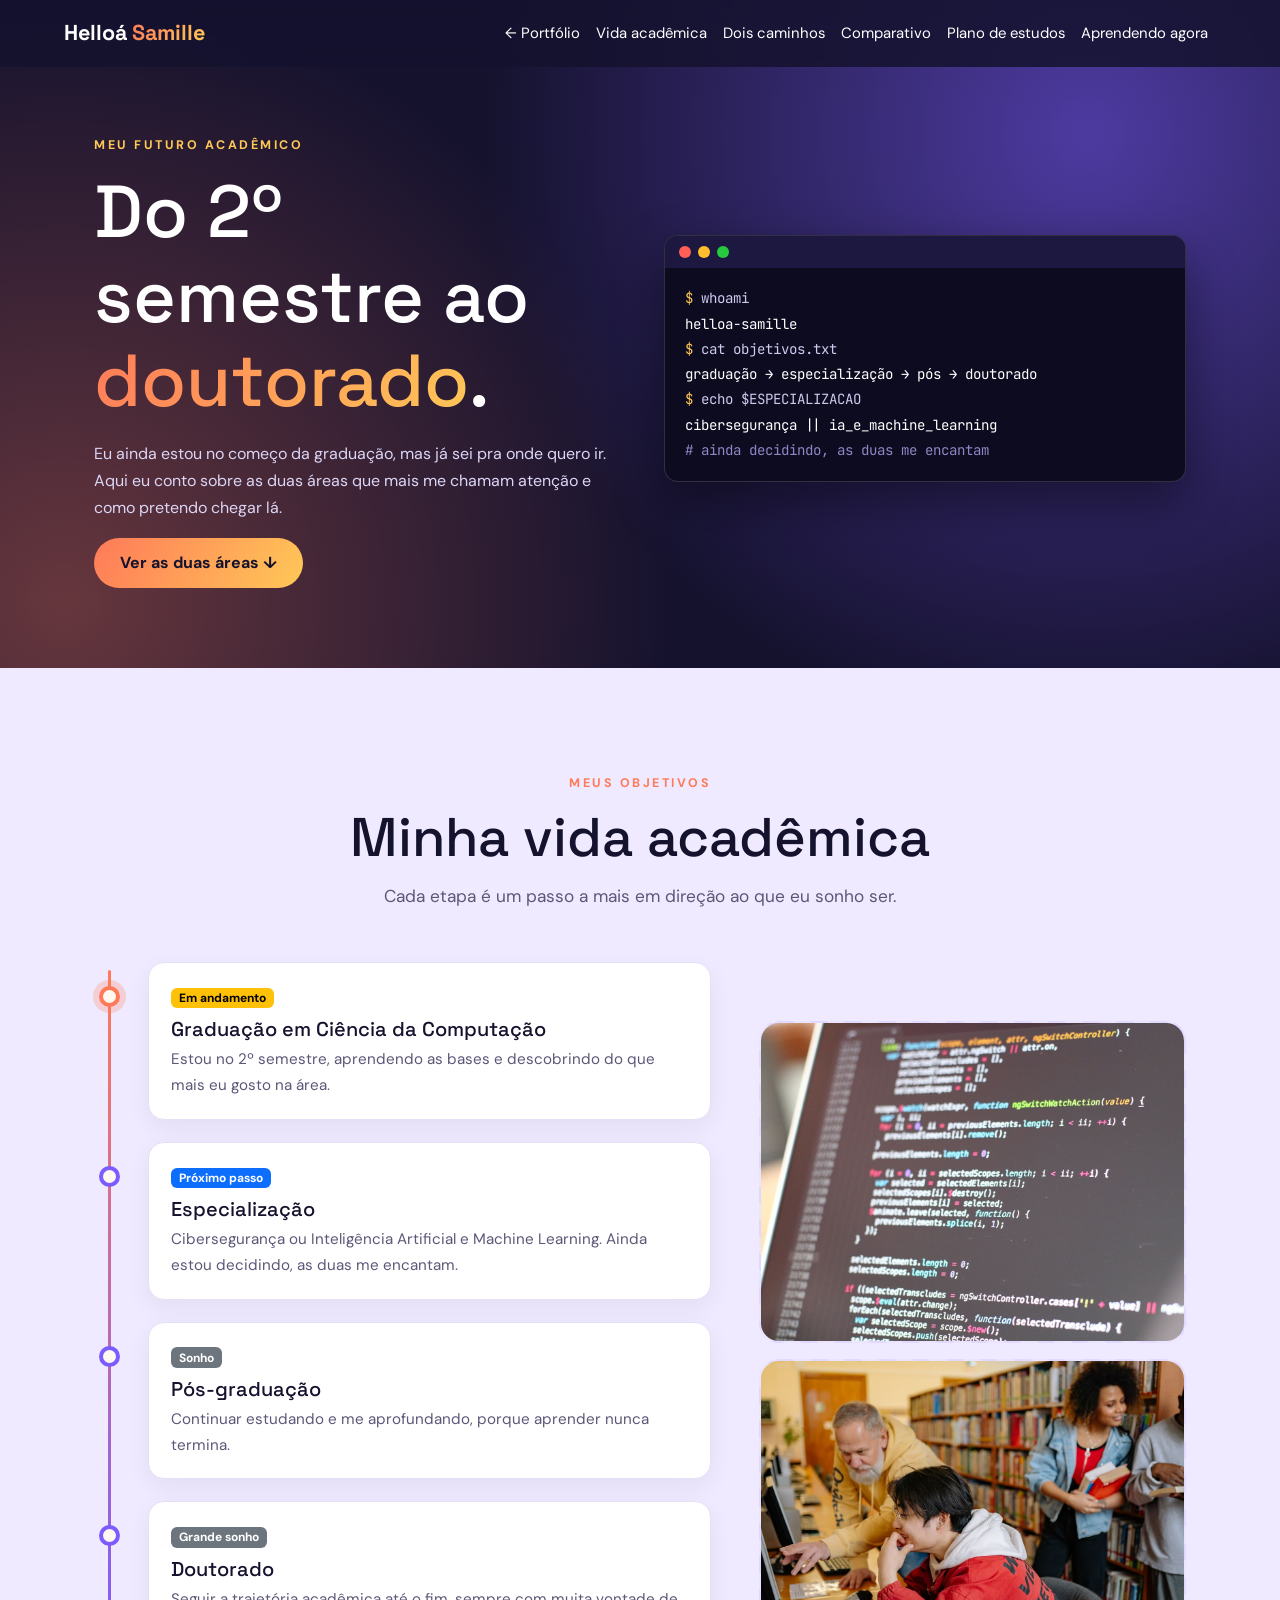
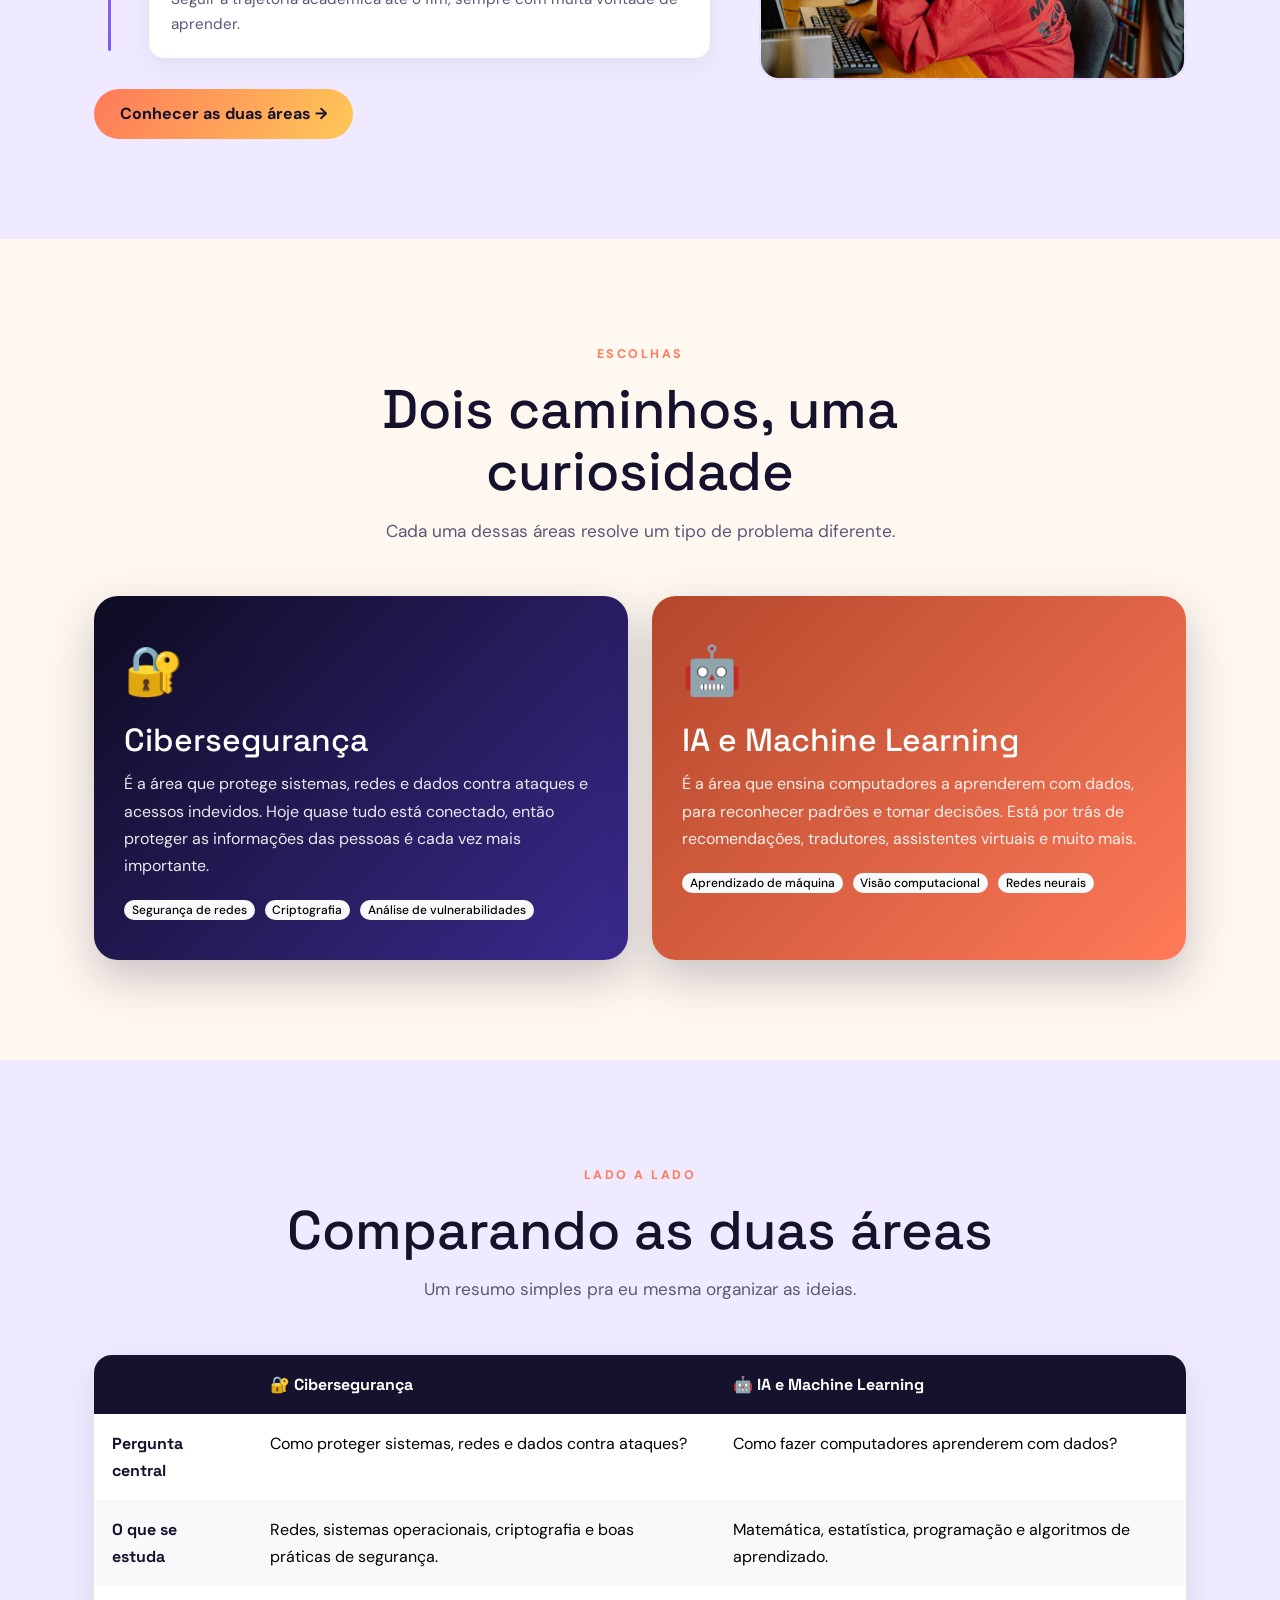
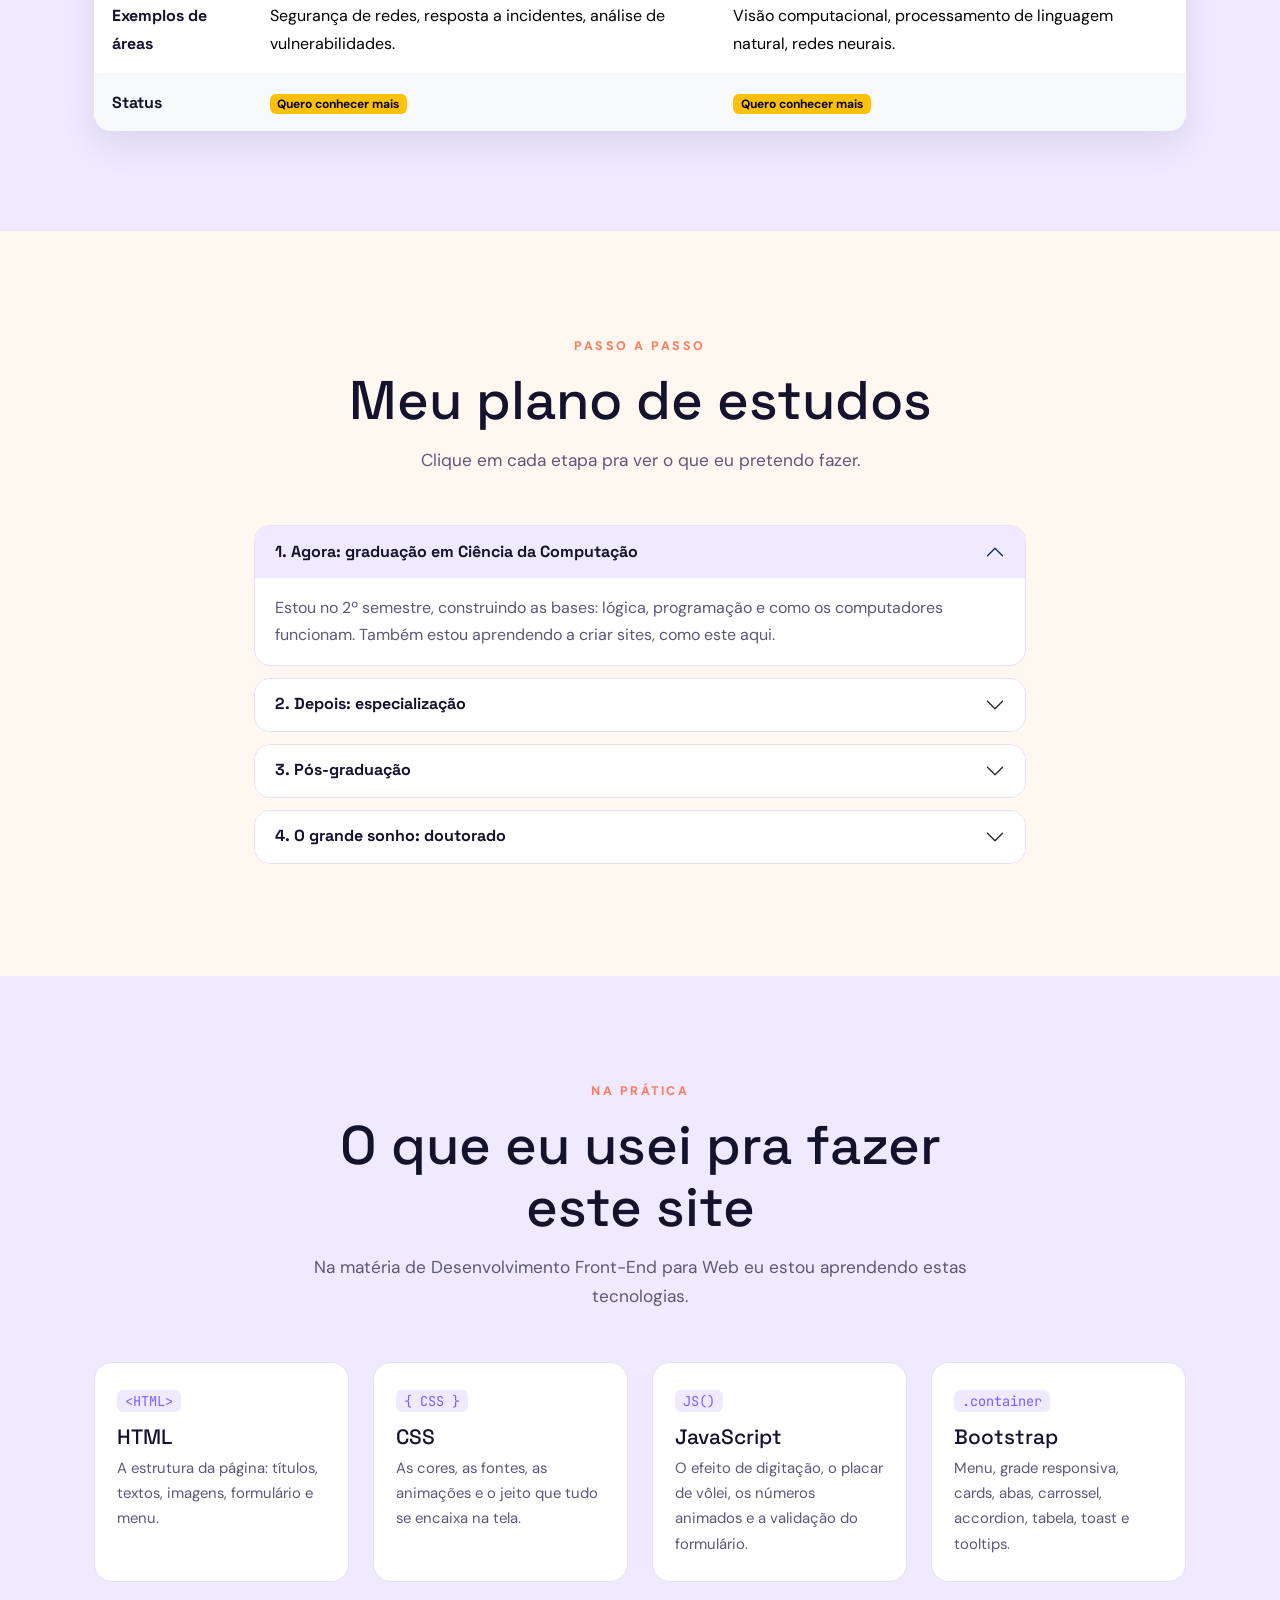
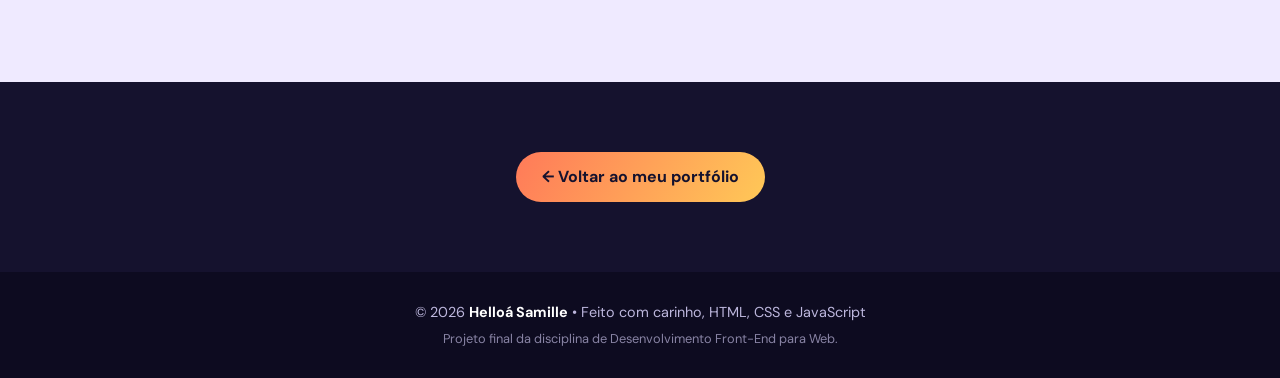
<file: futuro.html>
<!DOCTYPE html>
<html lang="pt-BR">
<head>
  <!-- Informações básicas da página -->
  <meta charset="UTF-8">
  <meta name="viewport" content="width=device-width, initial-scale=1.0">
  <meta name="description" content="Meu caminho na tecnologia: Cibersegurança ou Inteligência Artificial e Machine Learning, e o plano de estudos até o doutorado.">
  <meta name="theme-color" content="#15122e">
  <title>Meu futuro acadêmico | Helloá Samille</title>
  <link rel="icon" href="data:image/svg+xml,<svg xmlns=%22http://www.w3.org/2000/svg%22 viewBox=%220 0 100 100%22><text y=%22.9em%22 font-size=%2290%22>💻</text></svg>">

  <script>document.documentElement.classList.add("js");</script>

  <link rel="preconnect" href="https://fonts.googleapis.com">
  <link rel="preconnect" href="https://fonts.gstatic.com" crossorigin>
  <link href="https://fonts.googleapis.com/css2?family=DM+Sans:wght@400;500;700&family=JetBrains+Mono:wght@400;500&family=Space+Grotesk:wght@500;700&display=swap" rel="stylesheet">

  <link rel="stylesheet" href="bootstrap/css/bootstrap.min.css">
  <link rel="stylesheet" href="css/style.css">
  <!-- CSS extra só desta página -->
  <link rel="stylesheet" href="css/futuro.css">
</head>

<body>
<a class="pular-link" href="#conteudo">Pular para o conteúdo</a>

<!-- MENU (mesmo da página inicial, mas os links apontam para index.html) -->
<header>
  <nav class="navbar navbar-expand-lg fixed-top navbar-helloa" data-bs-theme="dark" aria-label="Navegação principal">
    <a class="navbar-brand marca" href="index.html">Helloá <b>Samille</b></a>

    <button class="navbar-toggler border-0" type="button" data-bs-toggle="collapse" data-bs-target="#menu" aria-controls="menu" aria-expanded="false" aria-label="Abrir menu">
      <span class="navbar-toggler-icon"></span>
    </button>

    <div class="collapse navbar-collapse justify-content-end" id="menu">
      <ul class="navbar-nav">
        <li class="nav-item"><a class="nav-link" href="index.html">← Portfólio</a></li>
        <li class="nav-item"><a class="nav-link" href="#trajetoria">Vida acadêmica</a></li>
        <li class="nav-item"><a class="nav-link" href="#caminhos">Dois caminhos</a></li>
        <li class="nav-item"><a class="nav-link" href="#comparativo">Comparativo</a></li>
        <li class="nav-item"><a class="nav-link" href="#plano">Plano de estudos</a></li>
        <li class="nav-item"><a class="nav-link" href="#agora">Aprendendo agora</a></li>
      </ul>
    </div>
  </nav>
</header>


<main id="conteudo">

  <!-- CABEÇALHO DA PÁGINA com um "terminal" de enfeite -->
  <section class="futuro-hero">
    <div class="container">
      <div class="row align-items-center g-5">
        <div class="col-lg-6">
          <span class="eyebrow">MEU FUTURO ACADÊMICO</span>
          <h1>Do 2º semestre ao <span class="destaque">doutorado</span>.</h1>
          <p>
            Eu ainda estou no começo da graduação, mas já sei pra onde quero ir. Aqui eu conto
            sobre as duas áreas que mais me chamam atenção e como pretendo chegar lá.
          </p>
          <a class="btn btn-sol" href="#caminhos">Ver as duas áreas ↓</a>
        </div>

        <div class="col-lg-6">
          <!-- Terminal só de enfeite, feito com HTML e CSS -->
          <div class="terminal" aria-hidden="true">
            <div class="terminal-barra"><span></span><span></span><span></span></div>
            <div class="terminal-corpo">
              <div><span class="prompt">$</span> whoami</div>
              <div class="saida">helloa-samille</div>
              <div><span class="prompt">$</span> cat objetivos.txt</div>
              <div class="saida">graduação → especialização → pós → doutorado</div>
              <div><span class="prompt">$</span> echo $ESPECIALIZACAO</div>
              <div class="saida">cibersegurança || ia_e_machine_learning</div>
              <div class="coment"># ainda decidindo, as duas me encantam</div>
            </div>
          </div>
        </div>
      </div>
    </div>
  </section>


  <!-- TRAJETÓRIA (linha do tempo feita com lista + badges do Bootstrap) -->
  <section id="trajetoria" class="secao secao-lavanda">
    <div class="container">
      <div class="titulo-secao reveal">
        <span class="tag">MEUS OBJETIVOS</span>
        <h2>Minha vida acadêmica</h2>
        <p>Cada etapa é um passo a mais em direção ao que eu sonho ser.</p>
      </div>

      <div class="row align-items-center g-5">

        <div class="col-lg-5 order-lg-2">
          <figure class="img-slot ratio ratio-4x3 reveal">
            <img src="img/estudando.jpg" alt="Estudando">
            <figcaption class="slot-aviso">
              <code>img/estudando.jpg</code>
            </figcaption>
          </figure>

          <figure class="img-slot ratio ratio-4x3 reveal mt-3">
            <img src="img/faculdade.jpg" alt="Faculdade">
            <figcaption class="slot-aviso">
              <code>img/faculdade.jpg</code>
            </figcaption>
          </figure>
        </div>

        <div class="col-lg-7 order-lg-1">
          <ol class="linha-tempo">
            <li class="etapa etapa-atual reveal">
              <span class="bolinha"></span>
              <div class="etapa-card">
                <span class="badge text-bg-warning">Em andamento</span>
                <h3>Graduação em Ciência da Computação</h3>
                <p>Estou no 2º semestre, aprendendo as bases e descobrindo do que mais eu gosto na área.</p>
              </div>
            </li>
            <li class="etapa reveal">
              <span class="bolinha"></span>
              <div class="etapa-card">
                <span class="badge text-bg-primary">Próximo passo</span>
                <h3>Especialização</h3>
                <p>Cibersegurança ou Inteligência Artificial e Machine Learning. Ainda estou decidindo, as duas me encantam.</p>
              </div>
            </li>
            <li class="etapa reveal">
              <span class="bolinha"></span>
              <div class="etapa-card">
                <span class="badge text-bg-secondary">Sonho</span>
                <h3>Pós-graduação</h3>
                <p>Continuar estudando e me aprofundando, porque aprender nunca termina.</p>
              </div>
            </li>
            <li class="etapa reveal">
              <span class="bolinha"></span>
              <div class="etapa-card">
                <span class="badge text-bg-secondary">Grande sonho</span>
                <h3>Doutorado</h3>
                <p>Seguir a trajetória acadêmica até o fim, sempre com muita vontade de aprender.</p>
              </div>
            </li>
          </ol>
          <a class="btn btn-sol mt-2" href="#caminhos">Conhecer as duas áreas →</a>
        </div>

      </div>
    </div>
  </section>


  
  <!-- OS DOIS CAMINHOS -->
  <section id="caminhos" class="secao">
    <div class="container">
      <div class="titulo-secao reveal">
        <span class="tag">ESCOLHAS</span>
        <h2>Dois caminhos, uma curiosidade</h2>
        <p>Cada uma dessas áreas resolve um tipo de problema diferente.</p>
      </div>

      <div class="row g-4">
        <div class="col-lg-6">
          <article class="card card-caminho ciber reveal">
            <div class="icone">🔐</div>
            <h3>Cibersegurança</h3>
            <p>
              É a área que protege sistemas, redes e dados contra ataques e acessos indevidos.
              Hoje quase tudo está conectado, então proteger as informações das pessoas é cada vez mais importante.
            </p>
            <div>
              <span class="badge rounded-pill text-bg-light">Segurança de redes</span>
              <span class="badge rounded-pill text-bg-light">Criptografia</span>
              <span class="badge rounded-pill text-bg-light">Análise de vulnerabilidades</span>
            </div>
          </article>
        </div>

        <div class="col-lg-6">
          <article class="card card-caminho ia reveal">
            <div class="icone">🤖</div>
            <h3>IA e Machine Learning</h3>
            <p>
              É a área que ensina computadores a aprenderem com dados, para reconhecer padrões e tomar decisões.
              Está por trás de recomendações, tradutores, assistentes virtuais e muito mais.
            </p>
            <div>
              <span class="badge rounded-pill text-bg-light">Aprendizado de máquina</span>
              <span class="badge rounded-pill text-bg-light">Visão computacional</span>
              <span class="badge rounded-pill text-bg-light">Redes neurais</span>
            </div>
          </article>
        </div>
      </div>
    </div>
  </section>


  <!-- TABELA COMPARATIVA (Bootstrap: table, table-responsive) -->
  <section id="comparativo" class="secao secao-lavanda">
    <div class="container">
      <div class="titulo-secao reveal">
        <span class="tag">LADO A LADO</span>
        <h2>Comparando as duas áreas</h2>
        <p>Um resumo simples pra eu mesma organizar as ideias.</p>
      </div>

      <!-- table-responsive faz a tabela ter rolagem lateral no celular -->
      <div class="table-responsive tabela-comparativa reveal">
        <table class="table table-borderless mb-0 align-middle">
          <caption class="visually-hidden">Comparação entre Cibersegurança e Inteligência Artificial</caption>
          <thead>
            <tr>
              <th scope="col"></th>
              <th scope="col">🔐 Cibersegurança</th>
              <th scope="col">🤖 IA e Machine Learning</th>
            </tr>
          </thead>
          <tbody>
            <tr>
              <th scope="row">Pergunta central</th>
              <td data-label="🔐 Cibersegurança">Como proteger sistemas, redes e dados contra ataques?</td>
              <td data-label="🤖 IA e Machine Learning">Como fazer computadores aprenderem com dados?</td>
            </tr>
            <tr class="table-light">
              <th scope="row">O que se estuda</th>
              <td data-label="🔐 Cibersegurança">Redes, sistemas operacionais, criptografia e boas práticas de segurança.</td>
              <td data-label="🤖 IA e Machine Learning">Matemática, estatística, programação e algoritmos de aprendizado.</td>
            </tr>
            <tr>
              <th scope="row">Exemplos de áreas</th>
              <td data-label="🔐 Cibersegurança">Segurança de redes, resposta a incidentes, análise de vulnerabilidades.</td>
              <td data-label="🤖 IA e Machine Learning">Visão computacional, processamento de linguagem natural, redes neurais.</td>
            </tr>
            <tr class="table-light">
              <th scope="row">Status</th>
              <td data-label="🔐 Cibersegurança"><span class="badge text-bg-warning">Quero conhecer mais</span></td>
              <td data-label="🤖 IA e Machine Learning"><span class="badge text-bg-warning">Quero conhecer mais</span></td>
            </tr>
          </tbody>
        </table>
      </div>
    </div>
  </section>


  <!-- PLANO DE ESTUDOS (Bootstrap: accordion) -->
  <section id="plano" class="secao plano">
    <div class="container" style="max-width: 820px;">
      <div class="titulo-secao reveal">
        <span class="tag">PASSO A PASSO</span>
        <h2>Meu plano de estudos</h2>
        <p>Clique em cada etapa pra ver o que eu pretendo fazer.</p>
      </div>

      <div class="accordion reveal" id="acordeao-plano">

        <div class="accordion-item">
          <h3 class="accordion-header">
            <button class="accordion-button" type="button" data-bs-toggle="collapse" data-bs-target="#etapa1" aria-expanded="true" aria-controls="etapa1">
              1. Agora: graduação em Ciência da Computação
            </button>
          </h3>
          <div id="etapa1" class="accordion-collapse collapse show" data-bs-parent="#acordeao-plano">
            <div class="accordion-body">
              Estou no 2º semestre, construindo as bases: lógica, programação e como os computadores funcionam.
              Também estou aprendendo a criar sites, como este aqui.
            </div>
          </div>
        </div>

        <div class="accordion-item">
          <h3 class="accordion-header">
            <button class="accordion-button collapsed" type="button" data-bs-toggle="collapse" data-bs-target="#etapa2" aria-expanded="false" aria-controls="etapa2">
              2. Depois: especialização
            </button>
          </h3>
          <div id="etapa2" class="accordion-collapse collapse" data-bs-parent="#acordeao-plano">
            <div class="accordion-body">
              Quando eu concluir a graduação, quero me especializar em Cibersegurança ou em Inteligência Artificial
              e Machine Learning. Até lá, vou conhecendo as duas áreas e vendo com qual eu mais me identifico.
            </div>
          </div>
        </div>

        <div class="accordion-item">
          <h3 class="accordion-header">
            <button class="accordion-button collapsed" type="button" data-bs-toggle="collapse" data-bs-target="#etapa3" aria-expanded="false" aria-controls="etapa3">
              3. Pós-graduação
            </button>
          </h3>
          <div id="etapa3" class="accordion-collapse collapse" data-bs-parent="#acordeao-plano">
            <div class="accordion-body">
              Meu desejo de aprender vai além da graduação. A pós é a hora de me aprofundar no que eu escolher.
            </div>
          </div>
        </div>

        <div class="accordion-item">
          <h3 class="accordion-header">
            <button class="accordion-button collapsed" type="button" data-bs-toggle="collapse" data-bs-target="#etapa4" aria-expanded="false" aria-controls="etapa4">
              4. O grande sonho: doutorado
            </button>
          </h3>
          <div id="etapa4" class="accordion-collapse collapse" data-bs-parent="#acordeao-plano">
            <div class="accordion-body">
              Seguir a vida acadêmica até o doutorado, sempre buscando conhecimento, crescimento pessoal e
              desenvolvimento profissional.
            </div>
          </div>
        </div>

      </div>
    </div>
  </section>


  <!-- O QUE ESTOU APRENDENDO AGORA (nesta matéria) -->
  <section id="agora" class="secao secao-lavanda">
    <div class="container">
      <div class="titulo-secao reveal">
        <span class="tag">NA PRÁTICA</span>
        <h2>O que eu usei pra fazer este site</h2>
        <p>Na matéria de Desenvolvimento Front-End para Web eu estou aprendendo estas tecnologias.</p>
      </div>

      <div class="row g-4">
        <div class="col-12 col-sm-6 col-lg-3">
          <article class="card-tech reveal">
            <code>&lt;HTML&gt;</code>
            <h3>HTML</h3>
            <p>A estrutura da página: títulos, textos, imagens, formulário e menu.</p>
          </article>
        </div>
        <div class="col-12 col-sm-6 col-lg-3">
          <article class="card-tech reveal">
            <code>{ CSS }</code>
            <h3>CSS</h3>
            <p>As cores, as fontes, as animações e o jeito que tudo se encaixa na tela.</p>
          </article>
        </div>
        <div class="col-12 col-sm-6 col-lg-3">
          <article class="card-tech reveal">
            <code>JS()</code>
            <h3>JavaScript</h3>
            <p>O efeito de digitação, o placar de vôlei, os números animados e a validação do formulário.</p>
          </article>
        </div>
        <div class="col-12 col-sm-6 col-lg-3">
          <article class="card-tech reveal">
            <code>.container</code>
            <h3>Bootstrap</h3>
            <p>Menu, grade responsiva, cards, abas, carrossel, accordion, tabela, toast e tooltips.</p>
          </article>
        </div>
      </div>
    </div>
  </section>

  <!-- Volta para a página inicial -->
  <section class="secao-voltar">
    <a class="btn btn-sol" href="index.html">← Voltar ao meu portfólio</a>
  </section>

</main>


<footer class="rodape">
  <p class="mb-1">© <span id="ano">2026</span> <strong>Helloá Samille</strong> • Feito com carinho, HTML, CSS e JavaScript</p>
  <p class="credito">Projeto final da disciplina de Desenvolvimento Front-End para Web.</p>
</footer>

<button class="botao-topo" aria-label="Voltar ao topo">↑</button>

<script src="bootstrap/js/bootstrap.bundle.min.js"></script>
<script src="js/script.js"></script>
</body>
</html>
</file>
<file: css/style.css>
/* VARIÁVEIS */
:root {
  --noite: #15122e;     
  --noite-2: #221c4d;
  --roxo: #7c5cff;
  --coral: #ff7a59;
  --ouro: #ffc857;
  --creme: #fff8f0;    
  --lavanda: #efeaff;
  --texto: #241f3d;
  --texto-suave: #5d5778;

  /* degradê de "pôr do sol" que eu uso em vários lugares */
  --por-do-sol: linear-gradient(120deg, var(--coral), var(--ouro));

  --fonte-titulo: 'Space Grotesk', 'Segoe UI', sans-serif;
  --fonte-texto: 'DM Sans', Arial, sans-serif;
  --fonte-codigo: 'JetBrains Mono', Consolas, monospace;
}


/* 2. BASE */
html {
  scroll-behavior: smooth;
  scroll-padding-top: 80px;   /* pra navbar fixa não cobrir o título ao clicar no menu */
}

body {
  font-family: var(--fonte-texto);
  color: var(--texto);
  background: var(--creme);
  line-height: 1.7;
}

h1, h2, h3, h4 {
  font-family: var(--fonte-titulo);
  line-height: 1.15;
}

img {
  max-width: 100%;
}

.container {
  --bs-gutter-x: 3rem;
}

/* Link "pular para o conteúdo" (acessibilidade): só aparece com o teclado */
.pular-link {
  position: absolute;
  left: -999px;
  top: 8px;
  background: var(--ouro);
  color: var(--noite);
  padding: 10px 16px;
  border-radius: 8px;
  font-weight: 700;
  text-decoration: none;
  z-index: 3000;
}
.pular-link:focus {
  left: 8px;
}

/* Contorno bonito quando navega com o teclado */
:focus-visible {
  outline: 3px solid var(--ouro);
  outline-offset: 3px;
}


/* NAVBAR - A navbar é do Bootstrap (navbar-expand-lg + fixed-top). */
.navbar-helloa {
  background: rgba(21, 18, 46, 0.85);
  backdrop-filter: blur(12px);
  padding: 10px 5%;
  transition: box-shadow 0.3s;
}

/* a classe "rolou" é colocada pelo JavaScript quando a página desce */
.navbar-helloa.rolou {
  box-shadow: 0 6px 24px rgba(0, 0, 0, 0.35);
}

.marca {
  font-family: var(--fonte-titulo);
  font-weight: 700;
  font-size: 1.35rem;
  color: #fff;
}
.marca b {
  background: var(--por-do-sol);
  -webkit-background-clip: text;
  background-clip: text;
  color: transparent;
}
.marca:hover {
  color: #fff;
}

.navbar-helloa .nav-link {
  color: #fff;
  padding: 8px 14px;
  border-radius: 30px;
  font-size: 0.93rem;
  transition: 0.25s;
}
.navbar-helloa .nav-link:hover,
.navbar-helloa .nav-link.ativo {
  background: rgba(255, 200, 87, 0.16);
  color: var(--ouro);
}

/* link que leva pra outra página fica com borda pra se destacar */
.navbar-helloa .nav-futuro {
  border: 1px solid rgba(255, 255, 255, 0.35);
}

@media (max-width: 991px) {
  .navbar-helloa .navbar-collapse {
    padding: 10px 0 14px;
  }
}


/* BOTÕES */
.btn-sol {
  background: var(--por-do-sol);
  color: var(--noite);
  font-weight: 700;
  border: 0;
  border-radius: 30px;
  padding: 13px 26px;
  transition: 0.25s;
}
.btn-sol:hover {
  color: var(--noite);
  transform: translateY(-3px);
  box-shadow: 0 10px 25px rgba(255, 122, 89, 0.35);
}

.btn-contorno {
  color: #fff;
  font-weight: 700;
  border: 2px solid rgba(255, 255, 255, 0.55);
  border-radius: 30px;
  padding: 11px 26px;
  transition: 0.25s;
}
.btn-contorno:hover {
  background: #fff;
  color: var(--noite);
}


/* HERO (início) */
.hero {
  position: relative;
  min-height: 100vh;
  display: flex;
  align-items: center;
  padding: 120px 0 90px;
  color: #fff;
  /* dois círculos de luz (coral e roxo) em cima do azul escuro */
  background:
    radial-gradient(circle at 85% 15%, rgba(255, 122, 89, 0.35), transparent 45%),
    radial-gradient(circle at 5% 95%, rgba(124, 92, 255, 0.5), transparent 50%),
    var(--noite);
  overflow: hidden;
}

.hero::before {
  content: "";
  position: absolute;
  inset: 0;
  background-image: radial-gradient(rgba(255, 255, 255, 0.12) 1px, transparent 1px);
  background-size: 28px 28px;
  pointer-events: none;
}

.hero .container {
  position: relative;   /* pra ficar na frente das bolinhas */
}

.eyebrow {
  display: inline-block;
  letter-spacing: 2.5px;
  font-weight: 700;
  font-size: 0.78rem;
  color: var(--ouro);
  margin-bottom: 14px;
}

.hero h1 {
  font-size: clamp(3rem, 8vw, 6rem);
  margin-bottom: 14px;
}

/* palavra com o degradê de pôr do sol */
.destaque {
  background: var(--por-do-sol);
  -webkit-background-clip: text;
  background-clip: text;
  color: transparent;
}

.linha-digitando {
  font-size: 1.45rem;
  margin-bottom: 14px;
}
.linha-digitando strong {
  color: var(--ouro);
}

/* o "|" piscando do efeito de digitação */
.cursor {
  color: var(--ouro);
  animation: piscar 1s steps(2) infinite;
}
@keyframes piscar {
  50% { opacity: 0; }
}

.hero-desc {
  color: #e4e0f7;
  max-width: 560px;
  margin-bottom: 28px;
}

/* moldura da foto principal + etiquetinhas flutuando em volta */
.hero-foto {
  position: relative;
  max-width: 380px;
  margin: 0 auto;
}
.hero-foto .img-slot {
  transform: rotate(2deg);
  border: 6px solid #fff;
  border-radius: 28px;
  box-shadow: 0 25px 60px rgba(0, 0, 0, 0.45);
}

.etiqueta {
  position: absolute;
  background: #fff;
  color: var(--noite);
  font-weight: 700;
  font-size: 0.85rem;
  padding: 8px 14px;
  border-radius: 30px;
  box-shadow: 0 10px 25px rgba(0, 0, 0, 0.3);
  animation: flutuar 4s ease-in-out infinite;
  z-index: 2;
}
.etiqueta.e1 { top: 6%;  left: -14%; }
.etiqueta.e2 { top: 64%; right: -12%; animation-delay: 1s; }
.etiqueta.e3 { bottom: 5%; left: -8%;  animation-delay: 2s; }

@keyframes flutuar {
  50% { transform: translateY(-10px); }
}

/* setinha no fim do hero */
.seta-rolar {
  position: absolute;
  bottom: 24px;
  left: 50%;
  color: #fff;
  font-size: 1.6rem;
  text-decoration: none;
  animation: pular 2s infinite;
}
@keyframes pular {
  50% { transform: translateY(8px); }
}


/* SEÇÕES EM GERAL */
.secao {
  padding: 100px 0;
}
.secao-lavanda {
  background: var(--lavanda);
}
.secao-escura {
  background: var(--noite);
  color: #fff;
}

.tag {
  display: inline-block;
  letter-spacing: 2.5px;
  font-weight: 700;
  font-size: 0.78rem;
  color: var(--coral);
  margin-bottom: 12px;
}
.secao-escura .tag {
  color: var(--ouro);
}

.titulo-secao {
  text-align: center;
  max-width: 720px;
  margin: 0 auto 50px;
}
.titulo-secao h2,
.secao h2 {
  font-size: clamp(2.1rem, 5vw, 3.4rem);
  color: var(--noite);
  margin-bottom: 14px;
}
.titulo-secao p {
  color: var(--texto-suave);
  font-size: 1.08rem;
}
.secao-escura h2 {
  color: #fff;
}
.secao-escura .titulo-secao p {
  color: #cfc9ee;
}


/* ESPAÇOS DE IMAGEM (placeholders) */
.img-slot {
  /* a classe .ratio do Bootstrap já deixa os filhos ocupando o espaço todo */
  position: relative;
  border-radius: 20px;
  overflow: hidden;
  /* fundo claro de base (#f3efff) + listras roxas por cima, pro texto ficar legível até no fundo escuro */
  background:
    repeating-linear-gradient(45deg, rgba(124, 92, 255, 0.07) 0 12px, rgba(124, 92, 255, 0.15) 12px 24px),
    #f3efff;
  border: 2px dashed rgba(124, 92, 255, 0.55);
  margin: 0;
}

/* proporção extra (o Bootstrap só tem 1x1, 4x3, 16x9 e 21x9) */
.ratio-4x5 { --bs-aspect-ratio: 125%; }

.img-slot img {
  object-fit: cover;
  width: 100%;
  height: 100%;
}

/* a imagem fica invisível até confirmar que carregou */
.js .img-slot img {
  opacity: 0;
  transition: opacity 0.4s;
}
.js .img-slot.tem-foto img {
  opacity: 1;
}
.img-slot.tem-foto {
  border-style: solid;
  border-color: transparent;
}
.img-slot.tem-foto .slot-aviso {
  display: none;
}

/* SOBRE MIM */
.sobre-foto .img-slot {
  transform: rotate(-2deg);
  border-radius: 26px;
  box-shadow: 0 20px 50px rgba(36, 31, 61, 0.22);
}
.sobre p {
  color: var(--texto-suave);
}

/* chips (as "pílulas" de características) */
.chips {
  display: flex;
  flex-wrap: wrap;
  gap: 10px;
  list-style: none;
  padding: 0;
  margin: 22px 0;
}
.chips li {
  background: #fff;
  border: 1px solid #ddd6f5;
  padding: 7px 16px;
  border-radius: 30px;
  font-weight: 500;
  font-size: 0.93rem;
  cursor: default;
}

/* faixa de números */
.numeros {
  background: var(--noite);
  border-radius: 18px;
  color: #fff;
  overflow: hidden;
  margin-top: 28px;
}
.numeros > div {
  padding: 20px 10px;
  text-align: center;
  border-right: 1px solid rgba(255, 255, 255, 0.12);
}
.numeros > div:last-child {
  border-right: 0;
}
.numeros strong {
  display: block;
  font-family: var(--fonte-titulo);
  font-size: 2.4rem;
  color: var(--ouro);
}
.numeros span {
  font-size: 0.8rem;
}


/* CARDS DOS PILARES */
.card-pilar {
  border: 1px solid #e6e0f7;
  border-radius: 20px;
  padding: 30px 26px;
  box-shadow: 0 12px 35px rgba(36, 31, 61, 0.07);
  transition: 0.3s;
  height: 100%;
}
.card-pilar:hover {
  transform: translateY(-8px);
  box-shadow: 0 20px 40px rgba(124, 92, 255, 0.2);
}
.card-pilar .icone {
  font-size: 2.6rem;
  margin-bottom: 10px;
}
.card-pilar h3 {
  font-size: 1.4rem;
  color: var(--noite);
  margin-bottom: 8px;
}
.card-pilar p {
  font-size: 0.95rem;
  color: var(--texto-suave);
  margin: 0;
}


/* TRAJETÓRIA (linha do tempo) */
.linha-tempo {
  list-style: none;
  padding: 0;
  margin: 0;
  position: relative;
}
/* a linha vertical que liga as bolinhas */
.linha-tempo::before {
  content: "";
  position: absolute;
  left: 14px;
  top: 8px;
  bottom: 8px;
  width: 3px;
  border-radius: 3px;
  background: linear-gradient(var(--coral), var(--roxo));
}

.etapa {
  position: relative;
  padding-left: 54px;
  margin-bottom: 22px;
}
.etapa .bolinha {
  position: absolute;
  left: 5px;
  top: 24px;
  width: 21px;
  height: 21px;
  border-radius: 50%;
  background: var(--creme);
  border: 4px solid var(--roxo);
}
.etapa-atual .bolinha {
  border-color: var(--coral);
  box-shadow: 0 0 0 6px rgba(255, 122, 89, 0.25);
}

.etapa-card {
  background: #fff;
  border: 1px solid #e6e0f7;
  border-radius: 16px;
  padding: 20px 22px;
  box-shadow: 0 8px 24px rgba(36, 31, 61, 0.06);
}
.etapa-card h3 {
  font-size: 1.25rem;
  color: var(--noite);
  margin: 8px 0 6px;
}
.etapa-card p {
  margin: 0;
  font-size: 0.95rem;
  color: var(--texto-suave);
}


/* BANNER DE FRASE */
.banner-frase {
  padding: 90px 0;
  text-align: center;
  color: #fff;
  background:
    radial-gradient(circle at 20% 20%, rgba(255, 122, 89, 0.5), transparent 50%),
    radial-gradient(circle at 80% 80%, rgba(124, 92, 255, 0.6), transparent 55%),
    var(--noite-2);
}
.banner-frase p {
  font-family: var(--fonte-titulo);
  font-weight: 700;
  font-size: clamp(1.8rem, 4.2vw, 3.2rem);
  line-height: 1.2;
  max-width: 880px;
  margin: 0 auto;
}


/* MÚSICA - abas do Bootstrap (nav-pills) com o meu estilo */
.abas-instrumentos .nav-link {
  color: var(--noite);
  font-weight: 700;
  border: 2px solid var(--noite);
  border-radius: 30px;
  margin: 0 5px 10px;
  padding: 8px 22px;
  background: transparent;
}
.abas-instrumentos .nav-link:hover {
  background: rgba(21, 18, 46, 0.08);
}
.abas-instrumentos .nav-link.active {
  background: var(--noite);
  color: #fff;
}

.painel-instrumento {
  background: #fff;
  border-radius: 24px;
  padding: 28px;
  border: 1px solid #e6e0f7;
  box-shadow: 0 14px 40px rgba(36, 31, 61, 0.08);
}
.painel-instrumento h3 {
  font-size: 2rem;
  color: var(--noite);
}
.painel-instrumento p {
  color: var(--texto-suave);
}

/* ESPORTES E PLACAR */
.valor-esporte {
  background: #fff;
  border: 1px solid #e6e0f7;
  border-radius: 16px;
  padding: 16px 18px;
  height: 100%;
}
.valor-esporte b {
  display: block;
  font-family: var(--fonte-titulo);
  color: var(--coral);
  font-size: 1.05rem;
}
.valor-esporte span {
  font-size: 0.9rem;
  color: var(--texto-suave);
}

/* mini jogo do placar de vôlei */
.placar {
  background: var(--noite);
  color: #fff;
  border-radius: 24px;
  padding: 32px 24px;
  box-shadow: 0 20px 50px rgba(21, 18, 46, 0.3);
}
.placar h3 {
  font-size: 1.6rem;
  color: #fff;
}
.placar p {
  color: #d1cbef;
}
.pontos {
  font-family: var(--fonte-titulo);
  font-size: clamp(3.5rem, 9vw, 5.5rem);
  font-weight: 700;
  line-height: 1;
  margin: 8px 0 14px;
  color: var(--ouro);
}
.placar .versus {
  font-family: var(--fonte-titulo);
  font-size: 2rem;
  color: #8f86c4;
  align-self: center;
}
.placar-msg {
  min-height: 1.8em;
  font-weight: 700;
  color: var(--ouro) !important;
}
/* time que ganhou o set fica com brilho */
.pontos.venceu {
  color: #fff;
  text-shadow: 0 0 25px var(--coral);
}


/* FAMÍLIA */
.card-sobrinho {
  background: #fff;
  border: 0;
  border-radius: 22px;
  overflow: hidden;
  box-shadow: 0 14px 38px rgba(36, 31, 61, 0.12);
  transition: 0.3s;
  height: 100%;
}
.card-sobrinho:hover {
  transform: translateY(-8px) rotate(-1deg);
}
.card-sobrinho .img-slot {
  border-radius: 0;
  border-width: 0 0 2px 0;
}
.card-sobrinho h3 {
  font-size: 1.6rem;
  color: var(--noite);
}
.card-sobrinho p {
  font-size: 0.93rem;
  color: var(--texto-suave);
}

/* carrossel do Bootstrap */
.album {
  max-width: 820px;
  margin: 60px auto 0;
}
.album .carousel-inner {
  border-radius: 24px;
  box-shadow: 0 20px 50px rgba(36, 31, 61, 0.2);
}
.album .img-slot {
  border-radius: 0;
}
.legenda-album {
  text-align: center;
  margin-top: 14px;
  color: var(--texto-suave);
  font-style: italic;
}
/* setas do carrossel mais visíveis em cima das fotos */
.album .carousel-control-prev-icon,
.album .carousel-control-next-icon {
  background-color: rgba(21, 18, 46, 0.7);
  border-radius: 50%;
  padding: 18px;
  background-size: 50%;
}
.album .carousel-indicators [data-bs-target] {
  background-color: var(--roxo);
}


/* FÉ */
.painel-fe {
  background: linear-gradient(135deg, #3b2a8f, var(--noite));
  border-radius: 28px;
  padding: 44px;
  color: #fff;
  box-shadow: 0 24px 60px rgba(21, 18, 46, 0.35);
}
.painel-fe h2 {
  color: #fff;
}
.painel-fe blockquote {
  border-left: 3px solid var(--ouro);
  padding-left: 18px;
  margin: 18px 0;
  font-family: var(--fonte-titulo);
  font-size: 1.3rem;
  font-weight: 500;
}
.painel-fe p {
  color: #dcd6f6;
}


/* CONTATO E FORMULÁRIO */
.contato {
  background:
    radial-gradient(circle at 10% 10%, rgba(255, 122, 89, 0.3), transparent 45%),
    var(--noite);
  color: #fff;
  padding: 100px 0;
}
.contato h2 {
  color: #fff;
}
.contato p {
  color: #d6d0f1;
}

/* botões redondos das redes sociais */
.redes a {
  display: inline-flex;
  align-items: center;
  justify-content: center;
  width: 50px;
  height: 50px;
  border-radius: 50%;
  background: rgba(255, 255, 255, 0.12);
  color: #fff;
  font-size: 1.3rem;
  text-decoration: none;
  transition: 0.25s;
}
.redes a:hover {
  background: var(--ouro);
  color: var(--noite);
  transform: translateY(-4px);
}

.form-contato {
  background: rgba(255, 255, 255, 0.07);
  border: 1px solid rgba(255, 255, 255, 0.15);
  border-radius: 22px;
  padding: 28px;
}
.form-contato .form-control {
  border-radius: 12px;
}
.form-contato .form-floating > label {
  color: #4a4570;
}


/* RODAPÉ E BOTÃO DE TOPO */
.rodape {
  background: #0d0b20;
  color: #bdb7dd;
  text-align: center;
  padding: 28px 15px;
  font-size: 0.9rem;
}
.rodape strong {
  color: #fff;
}
.rodape .credito {
  font-size: 0.8rem;
  opacity: 0.7;
  margin: 0;
}

.botao-topo {
  position: fixed;
  right: 22px;
  bottom: 22px;
  width: 46px;
  height: 46px;
  border: 0;
  border-radius: 50%;
  background: var(--por-do-sol);
  color: var(--noite);
  font-size: 1.3rem;
  font-weight: 700;
  cursor: pointer;
  box-shadow: 0 6px 18px rgba(0, 0, 0, 0.3);
  opacity: 0;
  pointer-events: none;
  transition: 0.3s;
  z-index: 900;
}
.botao-topo.mostrar {
  opacity: 1;
  pointer-events: auto;
}


/* ANIMAÇÕES */
/* Elementos com .reveal começam escondidos e aparecem quando chegam na tela.
   Só escondo se o JavaScript estiver ativo (classe .js no <html>),
   assim o site não fica vazio se o JS falhar. */
.js .reveal {
  opacity: 0;
  transform: translateY(30px);
  transition: opacity 0.7s, transform 0.7s;
}
.js .reveal.visivel {
  opacity: 1;
  transform: none;
}

/* respeita quem pediu menos animação no sistema */
@media (prefers-reduced-motion: reduce) {
  * {
    animation: none !important;
    transition: none !important;
  }
  .js .reveal {
    opacity: 1;
    transform: none;
  }
  html {
    scroll-behavior: auto;
  }
}


/* RESPONSIVO */
@media (max-width: 991px) {
  .hero {
    padding-top: 110px;
  }
  .etiqueta.e1 { left: -4%; }
  .etiqueta.e2 { right: -4%; }
  .etiqueta.e3 { left: -2%; }
  .sobre-foto {
    max-width: 340px;
    margin: 0 auto;
  }
}

@media (max-width: 575px) {
  .secao,
  .contato {
    padding: 70px 0;
  }
  .painel-fe {
    padding: 28px;
  }
  .painel-instrumento {
    padding: 20px;
  }
  .etiqueta {
    font-size: 0.75rem;
    padding: 6px 10px;
  }
}
</file>
<file: css/futuro.css>
/* CABEÇALHO DA PÁGINA */
.futuro-hero {
  padding: 130px 0 80px;
  color: #fff;
  background:
    radial-gradient(circle at 85% 20%, rgba(124, 92, 255, 0.55), transparent 50%),
    radial-gradient(circle at 5% 90%, rgba(255, 122, 89, 0.35), transparent 45%),
    var(--noite);
}
.futuro-hero h1 {
  font-size: clamp(2.6rem, 6vw, 4.6rem);
  margin-bottom: 16px;
}
.futuro-hero p {
  color: #dcd6f6;
  max-width: 560px;
}


/* "TERMINAL" (enfeite de programadora) */
.terminal {
  background: #0d0b20;
  border-radius: 14px;
  border: 1px solid rgba(255, 255, 255, 0.15);
  box-shadow: 0 20px 50px rgba(0, 0, 0, 0.45);
  font-family: var(--fonte-codigo);
  font-size: 0.88rem;
  overflow: hidden;
}
.terminal-barra {
  background: #1c1840;
  padding: 10px 14px;
  display: flex;
  gap: 7px;
}
.terminal-barra span {
  width: 12px;
  height: 12px;
  border-radius: 50%;
  background: #ff5f56;
}
.terminal-barra span:nth-child(2) { background: #ffbd2e; }
.terminal-barra span:nth-child(3) { background: #27c93f; }

.terminal-corpo {
  padding: 18px 20px;
  color: #cfc9ee;
  line-height: 1.8;
}
.terminal-corpo .prompt  { color: var(--ouro); }
.terminal-corpo .saida   { color: #fff; }
.terminal-corpo .coment  { color: #8f86c4; }


/* CARDS DOS DOIS CAMINHOS */
.card-caminho {
  border: 0;
  border-radius: 24px;
  padding: 34px 30px;
  height: 100%;
  color: #fff;
  box-shadow: 0 18px 45px rgba(36, 31, 61, 0.25);
}
.card-caminho.ciber {
  background: linear-gradient(135deg, #0d0b20, #3b2a8f);
}
.card-caminho.ia {
  background: linear-gradient(135deg, #b4472b, var(--coral));
}
.card-caminho .icone {
  font-size: 3rem;
}
.card-caminho h3 {
  color: #fff;
  font-size: 2rem;
  margin: 10px 0 12px;
}
.card-caminho p {
  color: rgba(255, 255, 255, 0.9);
}
.card-caminho .badge {
  margin: 0 6px 6px 0;
  font-weight: 500;
}


/* TABELA COMPARATIVA (Bootstrap .table) */
.tabela-comparativa {
  background: #fff;
  border-radius: 18px;
  overflow: hidden;
  box-shadow: 0 12px 35px rgba(36, 31, 61, 0.1);
}
.tabela-comparativa th {
  font-family: var(--fonte-titulo);
  color: var(--noite);
}
.tabela-comparativa thead th {
  background: var(--noite);
  color: #fff;
}
.tabela-comparativa td,
.tabela-comparativa th {
  padding: 16px 18px;
  vertical-align: top;
}

/* Tabela no celular: cada linha vira um bloco empilhado, sem rolagem lateral */
@media (max-width: 767.98px) {
  .tabela-comparativa table,
  .tabela-comparativa tbody,
  .tabela-comparativa tr,
  .tabela-comparativa th,
  .tabela-comparativa td {
    display: block;
    width: 100%;
  }
  .tabela-comparativa thead {
    display: none;
  }
  .tabela-comparativa tr {
    border-bottom: 1px solid #e6e0f7;
    padding-bottom: 8px;
  }
  .tabela-comparativa tr:last-child {
    border-bottom: 0;
  }
  .tabela-comparativa tbody th {
    background: var(--noite);
    color: #fff;
    padding: 12px 18px;
    font-size: 1rem;
  }
  .tabela-comparativa td {
    padding: 12px 18px 4px;
    font-size: 0.95rem;
  }
  .tabela-comparativa td::before {
    content: attr(data-label);
    display: block;
    font-family: var(--fonte-titulo);
    font-weight: 700;
    font-size: 0.8rem;
    color: #4a4570;
    margin-bottom: 2px;
  }
}


/* ACCORDION (plano de estudos) */
.plano .accordion-item {
  border: 1px solid #e6e0f7;
  border-radius: 16px !important;
  overflow: hidden;
  margin-bottom: 12px;
}
.plano .accordion-button {
  font-family: var(--fonte-titulo);
  font-weight: 700;
  color: var(--noite);
  background: #fff;
}
.plano .accordion-button:not(.collapsed) {
  background: var(--lavanda);
  color: var(--noite);
  box-shadow: none;
}
.plano .accordion-body {
  color: var(--texto-suave);
}

.card-tech {
  background: #fff;
  border: 1px solid #e6e0f7;
  border-radius: 18px;
  padding: 24px 22px;
  height: 100%;
  transition: 0.3s;
}
.card-tech:hover {
  transform: translateY(-6px);
  box-shadow: 0 16px 34px rgba(124, 92, 255, 0.2);
}
.card-tech code {
  font-family: var(--fonte-codigo);
  color: var(--roxo);
  background: var(--lavanda);
  padding: 2px 8px;
  border-radius: 6px;
  font-size: 0.85rem;
}
.card-tech h3 {
  font-size: 1.3rem;
  color: var(--noite);
  margin: 12px 0 6px;
}
.card-tech p {
  font-size: 0.93rem;
  color: var(--texto-suave);
  margin: 0;
}

.secao-voltar {
  padding: 70px 0;
  text-align: center;
  background: var(--noite);
}
</file>
